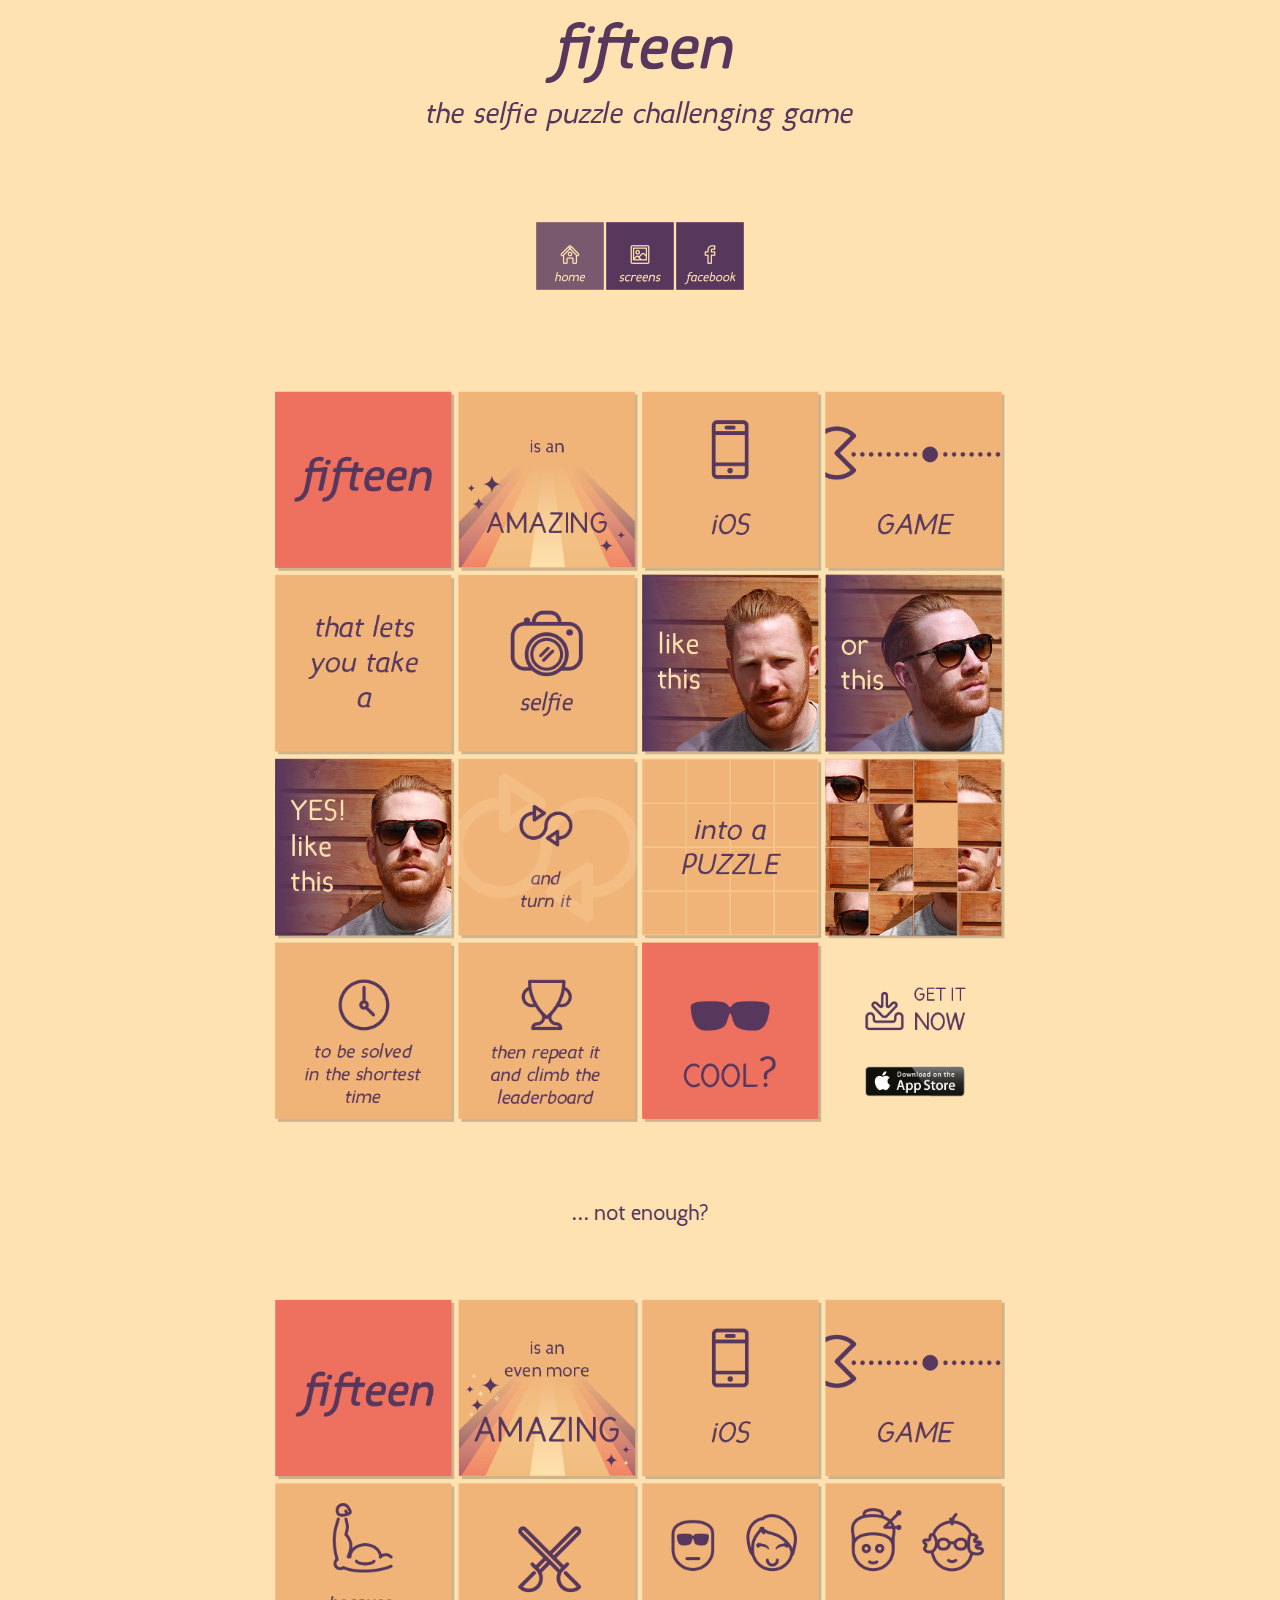
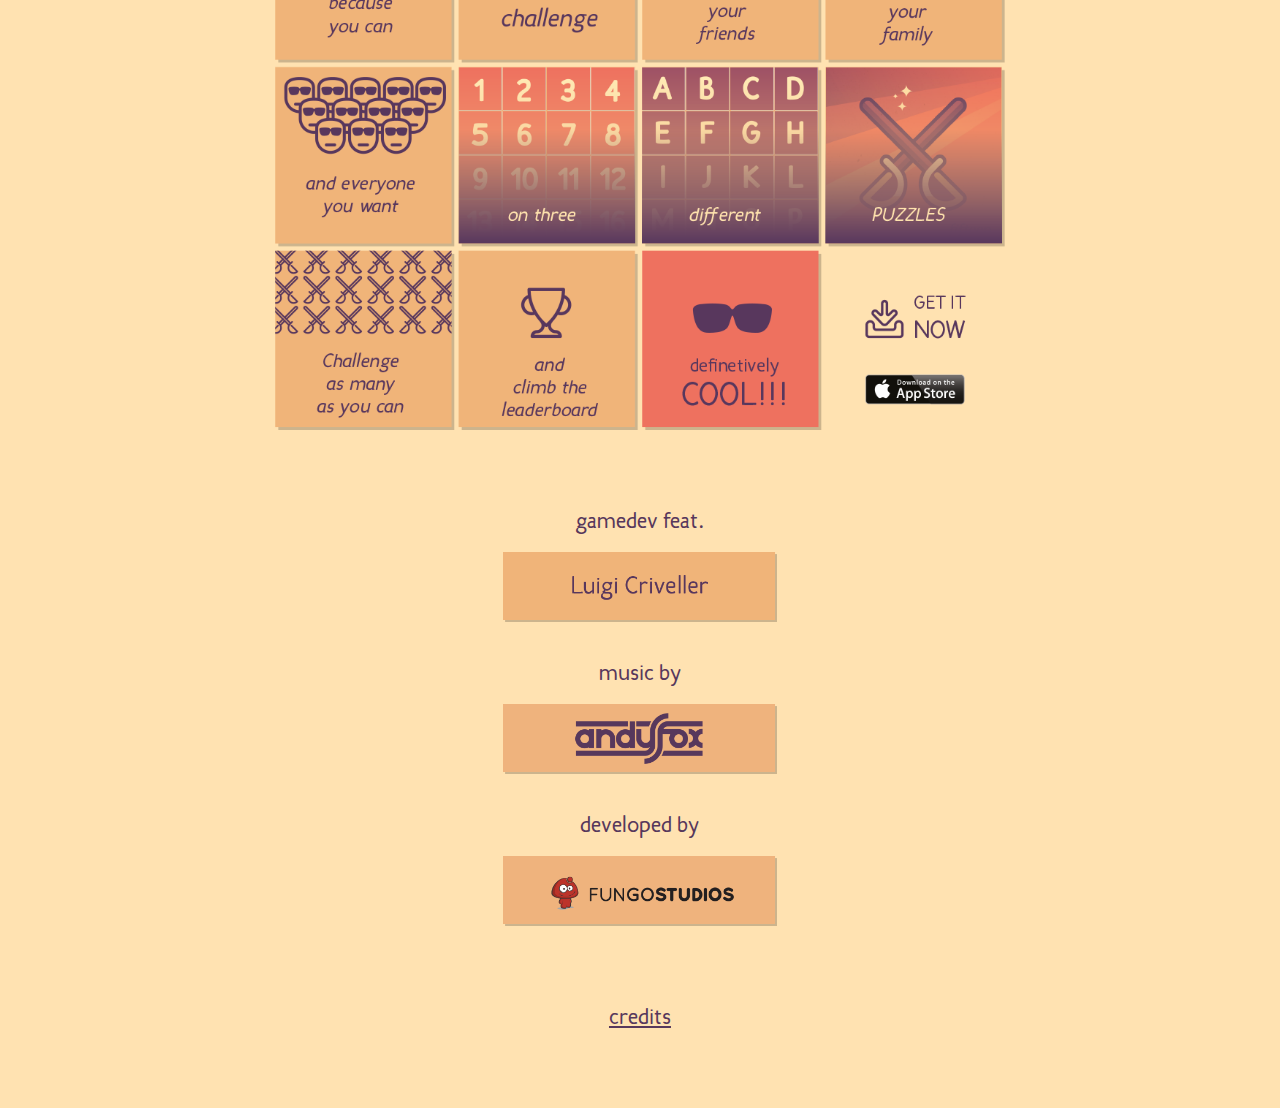
<file: fifteen/index.html>
<!DOCTYPE html>
<html>

    <!-- This code is only meant for previewing your Reflow design. -->

    <head>
	<link rel="stylesheet" href="boilerplate.css">
	<link rel="stylesheet" href="home.css">
    <link rel="stylesheet" href="fonts/stylesheet.css" type="text/css" charset="utf-8" />

	<meta charset="utf-8">
	<meta name="viewport" content="initial-scale = 1.0,maximum-scale = 1.0">
    </head>
    <body>

    <div id="primaryContainer" class="primaryContainer clearfix">
        <div id="Wrapper" class="clearfix">
            <div id="logo" class="clearfix">
                <img id="logo1" src="img/logo.png" class="image" />
            </div>
            <div id="menu" class="clearfix">
                <div id="box" class="clearfix">
                    <img id="home" src="img/home.png" class="image" />
                    <a href="screenshot.html">
                        <img id="screenshot" src="img/screenshot.png" class="image" />
                    </a>
                    <a href="http://www.facebook.com/FungoStudios" target="_blank">
                        <img id="facebook" src="img/facebook.png" class="image" />
                    </a>
                </div>
            </div>
            <div id="tablea" class="clearfix">
                <a href="https://itunes.apple.com/us/app/fifteen-selfie-puzzle-challenging/id890002153?ls=1&mt=8" target="_blank">
                    <img id="get_now_a" src="img/get_it_now.png" class="image" />
                </a>
                <img id="image" src="img/table_a.png" class="image" />
            </div>
            <p id="text">
            ... not enough&#x3f;
            </p>
            <div id="tableb" class="clearfix">
                <a href="https://itunes.apple.com/us/app/fifteen-selfie-puzzle-challenging/id890002153?ls=1&mt=8" target="_blank">
                    <img id="get_now_b" src="img/get_it_now.png" class="image" />
                </a>
                <img id="image1" src="img/table_b.png" class="image" />
            </div>
            <div id="footer" class="clearfix">
                <p id="text1">
                gamedev feat.
                </p>
                <img id="image2" src="img/gamedev.png" class="image" />
                <p id="text2">
                music by
                </p>
                <a href="http://www.facebook.com/djandyfox" target="_blank">
                    <img id="image3" src="img/andy_fox.png" class="image" />
                </a>
                <p id="text3">
                developed by
                </p>
                <a href="http://www.fungostudios.com" target="_blank">
                    <img id="image4" src="img/fungo.png" class="image" />
                </a>
                <a id="text4" href="credits.html">
                credits
                </a>
            </div>
        </div>
    </div>
    </body>
</html>
</file>
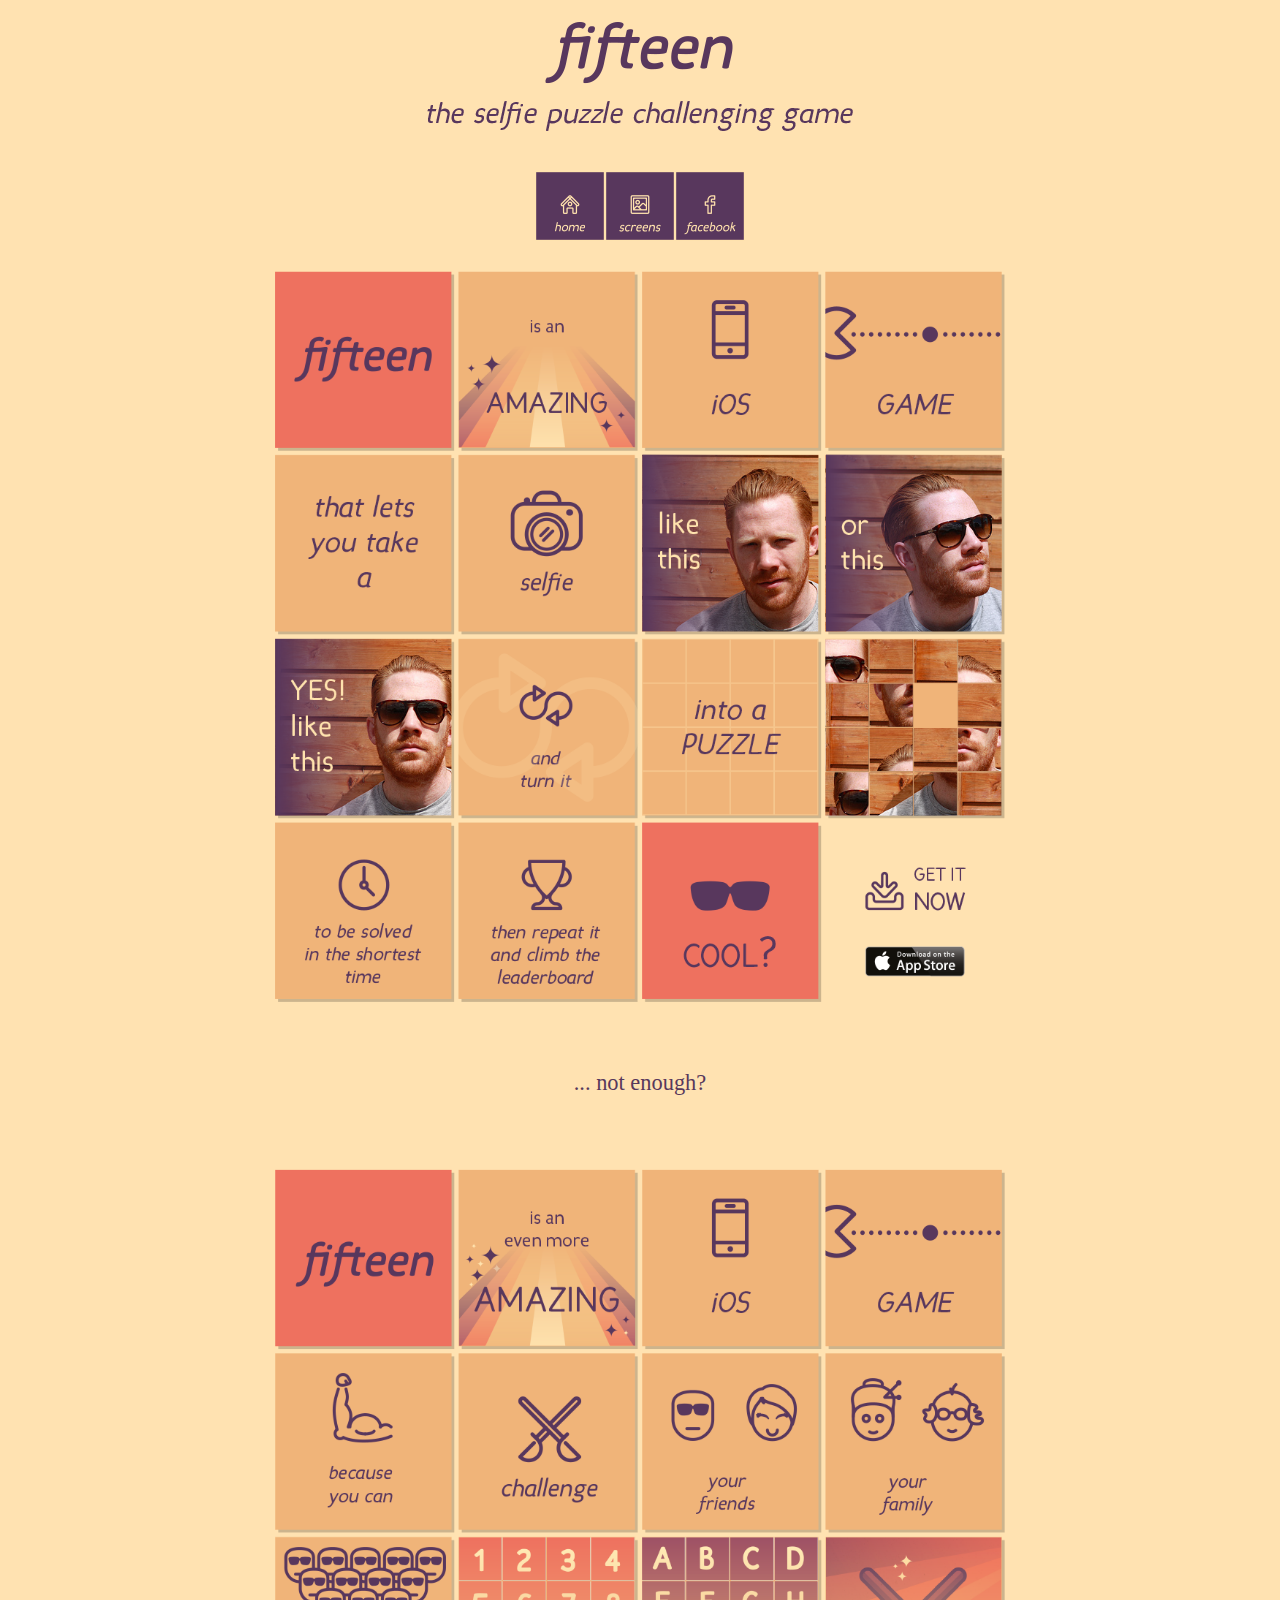
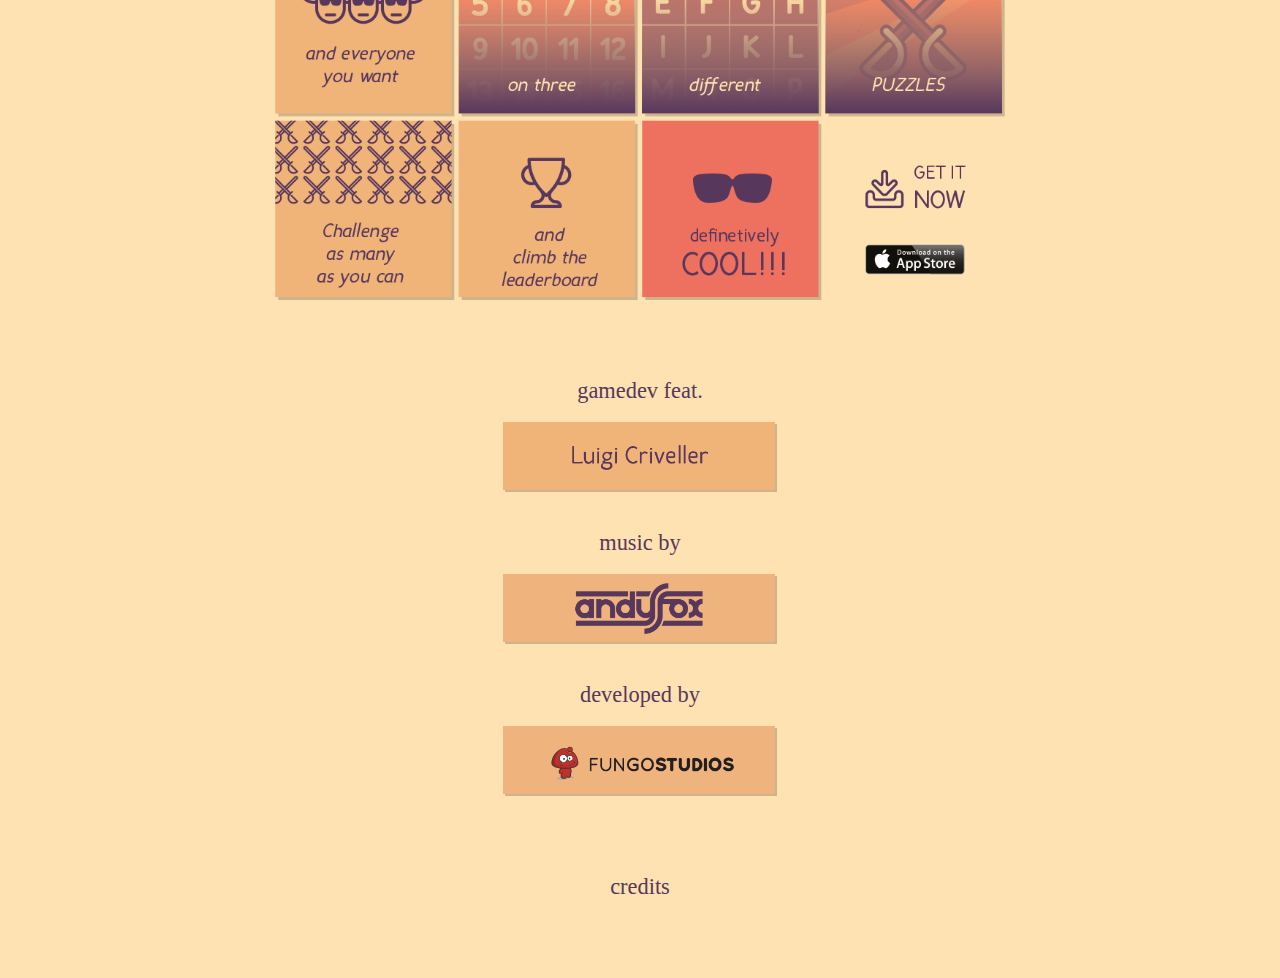
<file: fifteen/page.html>
<!DOCTYPE html>
<html>

    <!-- This code is only meant for previewing your Reflow design. -->

    <head>
	<link rel="stylesheet" href="boilerplate.css">
	<link rel="stylesheet" href="page.css">
	<meta charset="utf-8">
	<meta name="viewport" content="initial-scale = 1.0,maximum-scale = 1.0">
    </head>
    <body>

    <div id="primaryContainer" class="primaryContainer clearfix">
        <div id="Wrapper" class="clearfix">
            <div id="logo" class="clearfix">
                <img id="logo1" src="img/logo.png" class="image" />
            </div>
            <div id="menu" class="clearfix">
                <div id="box" class="clearfix">
                    <img id="home" src="img/home.png" class="image" />
                    <img id="screenshot" src="img/screenshot.png" class="image" />
                    <a href="http://www.facebook.com/FungoStudios" target="_blank">
                        <img id="facebook" src="img/facebook.png" class="image" />
                    </a>
                </div>
            </div>
            <div id="tablea" class="clearfix">
                <a href="http://www.apple.com/it" target="_blank">
                    <img id="get_now_a" src="img/get_it_now.png" class="image" />
                </a>
                <img id="image" src="img/table_a.png" class="image" />
            </div>
            <p id="text">
            ... not enough&#x3f;
            </p>
            <div id="tableb" class="clearfix">
                <a href="http://www.apple.com/it" target="_blank">
                    <img id="get_now_b" src="img/get_it_now.png" class="image" />
                </a>
                <img id="image1" src="img/table_b.png" class="image" />
            </div>
            <div id="footer" class="clearfix">
                <p id="text1">
                gamedev feat.
                </p>
                <img id="image2" src="img/gamedev.png" class="image" />
                <p id="text2">
                music by
                </p>
                <img id="image3" src="img/andy_fox.png" class="image" />
                <p id="text3">
                developed by
                </p>
                <a href="http://www.fungostudios.com" target="_blank">
                    <img id="image4" src="img/fungo.png" class="image" />
                </a>
                <p id="text4">
                credits
                </p>
            </div>
        </div>
    </div>
    </body>
</html>
</file>
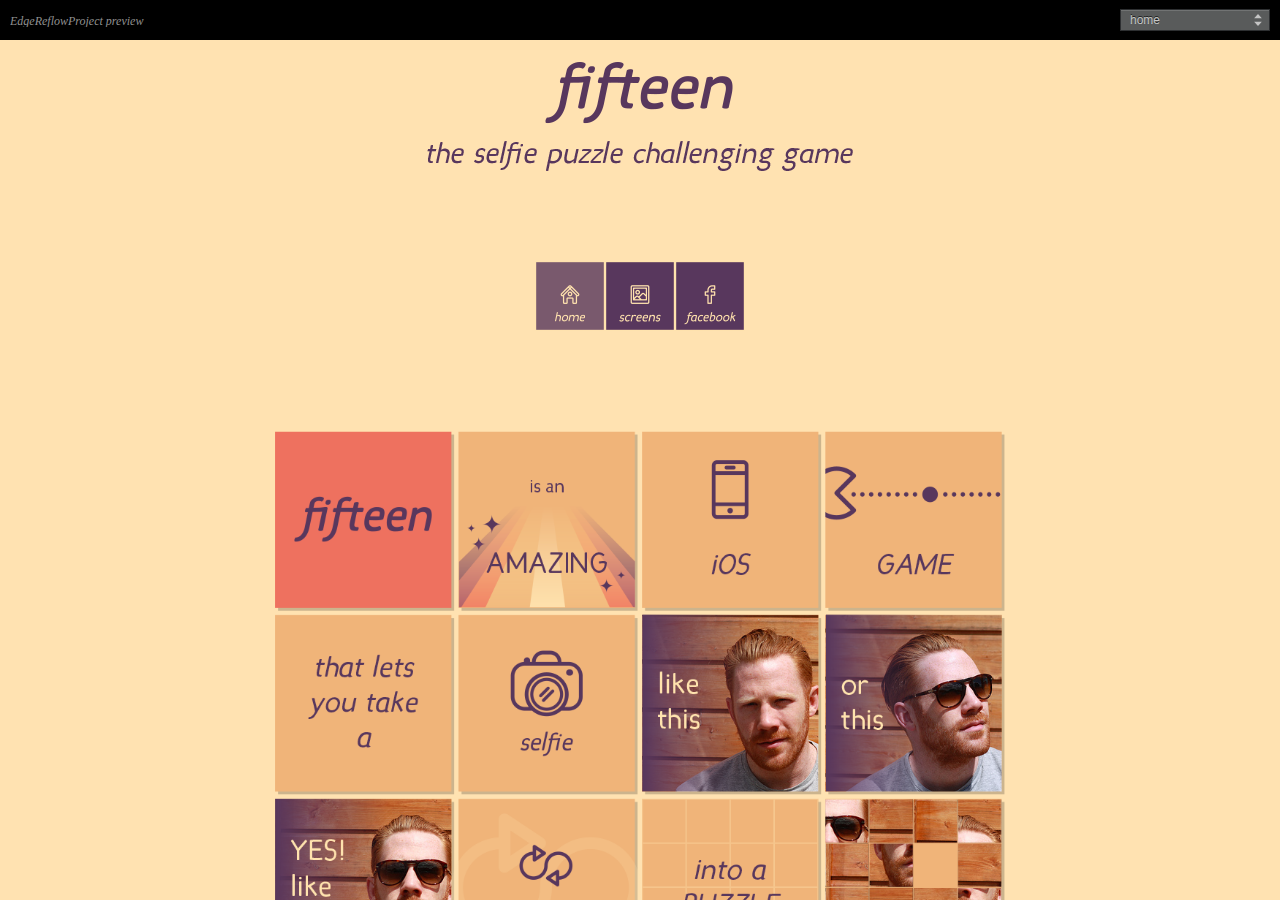
<file: fifteen/Project_Previewer.html>
<!DOCTYPE html>
<html>
    <!-- This code is only meant for previewing your Reflow design. -->
    <head>
	<link rel="stylesheet" href="boilerplate.css" />
    <script>
    /* Modernizr 2.6.2 (Custom Build) | MIT & BSD
 * Build: http://modernizr.com/download/#-prefixed-testprop-css_regions-load
 */
;window.Modernizr=function(a,b,c){function w(a){i.cssText=a}function x(a,b){return w(prefixes.join(a+";")+(b||""))}function y(a,b){return typeof a===b}function z(a,b){return!!~(""+a).indexOf(b)}function A(a,b){for(var d in a){var e=a[d];if(!z(e,"-")&&i[e]!==c)return b=="pfx"?e:!0}return!1}function B(a,b,d){for(var e in a){var f=b[a[e]];if(f!==c)return d===!1?a[e]:y(f,"function")?f.bind(d||b):f}return!1}function C(a,b,c){var d=a.charAt(0).toUpperCase()+a.slice(1),e=(a+" "+m.join(d+" ")+d).split(" ");return y(b,"string")||y(b,"undefined")?A(e,b):(e=(a+" "+n.join(d+" ")+d).split(" "),B(e,b,c))}var d="2.6.2",e={},f=b.documentElement,g="modernizr",h=b.createElement(g),i=h.style,j,k={}.toString,l="Webkit Moz O ms",m=l.split(" "),n=l.toLowerCase().split(" "),o={},p={},q={},r=[],s=r.slice,t,u={}.hasOwnProperty,v;!y(u,"undefined")&&!y(u.call,"undefined")?v=function(a,b){return u.call(a,b)}:v=function(a,b){return b in a&&y(a.constructor.prototype[b],"undefined")},Function.prototype.bind||(Function.prototype.bind=function(b){var c=this;if(typeof c!="function")throw new TypeError;var d=s.call(arguments,1),e=function(){if(this instanceof e){var a=function(){};a.prototype=c.prototype;var f=new a,g=c.apply(f,d.concat(s.call(arguments)));return Object(g)===g?g:f}return c.apply(b,d.concat(s.call(arguments)))};return e});for(var D in o)v(o,D)&&(t=D.toLowerCase(),e[t]=o[D](),r.push((e[t]?"":"no-")+t));return e.addTest=function(a,b){if(typeof a=="object")for(var d in a)v(a,d)&&e.addTest(d,a[d]);else{a=a.toLowerCase();if(e[a]!==c)return e;b=typeof b=="function"?b():b,typeof enableClasses!="undefined"&&enableClasses&&(f.className+=" "+(b?"":"no-")+a),e[a]=b}return e},w(""),h=j=null,e._version=d,e._domPrefixes=n,e._cssomPrefixes=m,e.testProp=function(a){return A([a])},e.testAllProps=C,e.prefixed=function(a,b,c){return b?C(a,b,c):C(a,"pfx")},e}(this,this.document),function(a,b,c){function d(a){return"[object Function]"==o.call(a)}function e(a){return"string"==typeof a}function f(){}function g(a){return!a||"loaded"==a||"complete"==a||"uninitialized"==a}function h(){var a=p.shift();q=1,a?a.t?m(function(){("c"==a.t?B.injectCss:B.injectJs)(a.s,0,a.a,a.x,a.e,1)},0):(a(),h()):q=0}function i(a,c,d,e,f,i,j){function k(b){if(!o&&g(l.readyState)&&(u.r=o=1,!q&&h(),l.onload=l.onreadystatechange=null,b)){"img"!=a&&m(function(){t.removeChild(l)},50);for(var d in y[c])y[c].hasOwnProperty(d)&&y[c][d].onload()}}var j=j||B.errorTimeout,l=b.createElement(a),o=0,r=0,u={t:d,s:c,e:f,a:i,x:j};1===y[c]&&(r=1,y[c]=[]),"object"==a?l.data=c:(l.src=c,l.type=a),l.width=l.height="0",l.onerror=l.onload=l.onreadystatechange=function(){k.call(this,r)},p.splice(e,0,u),"img"!=a&&(r||2===y[c]?(t.insertBefore(l,s?null:n),m(k,j)):y[c].push(l))}function j(a,b,c,d,f){return q=0,b=b||"j",e(a)?i("c"==b?v:u,a,b,this.i++,c,d,f):(p.splice(this.i++,0,a),1==p.length&&h()),this}function k(){var a=B;return a.loader={load:j,i:0},a}var l=b.documentElement,m=a.setTimeout,n=b.getElementsByTagName("script")[0],o={}.toString,p=[],q=0,r="MozAppearance"in l.style,s=r&&!!b.createRange().compareNode,t=s?l:n.parentNode,l=a.opera&&"[object Opera]"==o.call(a.opera),l=!!b.attachEvent&&!l,u=r?"object":l?"script":"img",v=l?"script":u,w=Array.isArray||function(a){return"[object Array]"==o.call(a)},x=[],y={},z={timeout:function(a,b){return b.length&&(a.timeout=b[0]),a}},A,B;B=function(a){function b(a){var a=a.split("!"),b=x.length,c=a.pop(),d=a.length,c={url:c,origUrl:c,prefixes:a},e,f,g;for(f=0;f<d;f++)g=a[f].split("="),(e=z[g.shift()])&&(c=e(c,g));for(f=0;f<b;f++)c=x[f](c);return c}function g(a,e,f,g,h){var i=b(a),j=i.autoCallback;i.url.split(".").pop().split("?").shift(),i.bypass||(e&&(e=d(e)?e:e[a]||e[g]||e[a.split("/").pop().split("?")[0]]),i.instead?i.instead(a,e,f,g,h):(y[i.url]?i.noexec=!0:y[i.url]=1,f.load(i.url,i.forceCSS||!i.forceJS&&"css"==i.url.split(".").pop().split("?").shift()?"c":c,i.noexec,i.attrs,i.timeout),(d(e)||d(j))&&f.load(function(){k(),e&&e(i.origUrl,h,g),j&&j(i.origUrl,h,g),y[i.url]=2})))}function h(a,b){function c(a,c){if(a){if(e(a))c||(j=function(){var a=[].slice.call(arguments);k.apply(this,a),l()}),g(a,j,b,0,h);else if(Object(a)===a)for(n in m=function(){var b=0,c;for(c in a)a.hasOwnProperty(c)&&b++;return b}(),a)a.hasOwnProperty(n)&&(!c&&!--m&&(d(j)?j=function(){var a=[].slice.call(arguments);k.apply(this,a),l()}:j[n]=function(a){return function(){var b=[].slice.call(arguments);a&&a.apply(this,b),l()}}(k[n])),g(a[n],j,b,n,h))}else!c&&l()}var h=!!a.test,i=a.load||a.both,j=a.callback||f,k=j,l=a.complete||f,m,n;c(h?a.yep:a.nope,!!i),i&&c(i)}var i,j,l=this.yepnope.loader;if(e(a))g(a,0,l,0);else if(w(a))for(i=0;i<a.length;i++)j=a[i],e(j)?g(j,0,l,0):w(j)?B(j):Object(j)===j&&h(j,l);else Object(a)===a&&h(a,l)},B.addPrefix=function(a,b){z[a]=b},B.addFilter=function(a){x.push(a)},B.errorTimeout=1e4,null==b.readyState&&b.addEventListener&&(b.readyState="loading",b.addEventListener("DOMContentLoaded",A=function(){b.removeEventListener("DOMContentLoaded",A,0),b.readyState="complete"},0)),a.yepnope=k(),a.yepnope.executeStack=h,a.yepnope.injectJs=function(a,c,d,e,i,j){var k=b.createElement("script"),l,o,e=e||B.errorTimeout;k.src=a;for(o in d)k.setAttribute(o,d[o]);c=j?h:c||f,k.onreadystatechange=k.onload=function(){!l&&g(k.readyState)&&(l=1,c(),k.onload=k.onreadystatechange=null)},m(function(){l||(l=1,c(1))},e),i?k.onload():n.parentNode.insertBefore(k,n)},a.yepnope.injectCss=function(a,c,d,e,g,i){var e=b.createElement("link"),j,c=i?h:c||f;e.href=a,e.rel="stylesheet",e.type="text/css";for(j in d)e.setAttribute(j,d[j]);g||(n.parentNode.insertBefore(e,n),m(c,0))}}(this,document),Modernizr.load=function(){yepnope.apply(window,[].slice.call(arguments,0))},Modernizr.addTest("regions",function(){var a=Modernizr.prefixed("flowFrom"),b=Modernizr.prefixed("flowInto");if(!a||!b)return!1;var c=document.createElement("div"),d=document.createElement("div"),e=document.createElement("div"),f="modernizr_flow_for_regions_check";d.innerText="M",c.style.cssText="top: 150px; left: 150px; padding: 0px;",e.style.cssText="width: 50px; height: 50px; padding: 42px;",e.style[a]=f,c.appendChild(d),c.appendChild(e),document.documentElement.appendChild(c);var g,h,i=d.getBoundingClientRect();return d.style[b]=f,g=d.getBoundingClientRect(),h=g.left-i.left,document.documentElement.removeChild(c),d=e=c=undefined,Math.round(h)==42});
    </script>
    <style type="text/css">
        body {
            position: relative;
            font-family: source-sans-pro;
            font-size: 12px;
        }

        .header {
            float: left;
            height: 40px;
            margin-left: 0%;
            margin-top: 0px;
            clear: none;
            width: 100%;
            background-color: black;
        }

        .title {
            float: left;
            width: auto;
            height: auto;
            text-align: left;
            font-weight: normal;
            line-height: 1em;
            word-wrap: break-word;
            clear: none;
            min-height: 11px;
            color: rgb(144, 144, 144);
            font-style: italic;
            position: absolute;
            top: 15px;
            left: 10px;
            right: 165px;
            overflow:hidden;
            text-overflow: ellipsis;
            white-space: nowrap;
        }

        #pages {
            float: right;
            width: 150px;
            max-width: 150px;
            text-overflow: ellipsis;
            overflow: hidden;
            height: auto;
            margin-top: 9px;
            margin-right: 10px;
            clear: none;
            padding: 3px 18px 3px 9px;
            color: #c5c7c7;
            background: transparent no-repeat url([data-uri]);
            background-position-y: 4px;
            background-position-x: right;
            background-position: right 5px center;
            background-color: #595b5b;
            background-size: 12px 12px;
            box-shadow: inset 0 1px 0 rgba(255,255,255,0.15);
            text-shadow: 0 -1px 0 rgba(0,0,0,0.69);
            border-style: none;
            outline: none;
            border: 1px solid #2d2f31;
            -webkit-appearance: none;
        }

        #primaryContainer {
            position: absolute;
            display: block;
            width: 100%;
            top: 40px;
            bottom: 0px;
        }

        #contentFrame {
            position: relative;
            display: block;
            width: 100%;
            height: 100%;
            border: none;
        }
        
        #disclaimerTag {
            text-align: center;
            padding: 10px;
            border: 1px solid black;
        }
        
        #disclaimerTag ~ .header {
          margin-top: 0px;
        }
        
        #disclaimerTag ~ .header .title {
          top: 48px;
        }
        
        #disclaimerTag ~ #primaryContainer {
          top: 76px;
        }
        
        #disclaimerTag.relaunchChrome ~ .header .title {
          top: 67px;
        }
        
        #disclaimerTag.relaunchChrome ~ #primaryContainer {
          top: 95px;
        }


    </style>
	<meta charset="utf-8">
	<meta name="viewport" content="initial-scale = 1.0,maximum-scale = 1.0" />
	<script>var __adobewebfontsappname__ = "reflow"</script>
	<script src="http://use.edgefonts.net/source-sans-pro:n4,n9,n7,i7,i4,n3,i3,n6,i6,i9,n2,i2:all.js"></script>
    </head>
    <body>
    <script type="text/javascript">
        var is_chrome = navigator.userAgent.toLowerCase().indexOf('chrome') > -1,
            is_safari = navigator.userAgent.toLowerCase().indexOf('safari') > -1,
            has_regions = Modernizr.regions,
            regions_enabled_in_reflow = !!false,
            reflow_preview_server_url = "http://localhost:8008/Project_Previewer.html",
            is_previewing_in_reflow = (reflow_preview_server_url === window.location.href);
            
        var pageNames = [
        
            "home", 
            "screenshot", 
            "credits"
        ];
        
        if (regions_enabled_in_reflow && is_previewing_in_reflow && is_chrome && !has_regions) {
            document.write("<p id='disclaimerTag' class='relaunchChrome'>To preview CSS Regions in Chrome, Reflow needs to restart Chrome with experimental web platform features turned on. When you’re done previewing, please quit Chrome to turn off these features. <button id='relaunchChrome'>Relaunch Now</button></p>");
        } else if (!is_chrome && !is_safari) {
            document.write("<p id='disclaimerTag'>Preview HTML generated by Reflow is meant to be viewed in Google Chrome and may not display correctly in other browsers.</p>");
        } else if (!has_regions && regions_enabled_in_reflow) {
            document.write("<p id='disclaimerTag'>CSS Regions are not supported when previewing in this browser</p>");
        }

        var gotoPage = function (index) {
            var page = pageNames[index] + ".html";
            document.getElementById("contentFrame").src = page;
        };

        var onPageSelect = function (event) {
            gotoPage(document.getElementById("pages").selectedIndex);
        };
        
        var onFrameLoad = function (event) {
            try {
                var pages = document.getElementById("pages"),
                    path = document.getElementById("contentFrame").contentWindow.location.pathname,
                    src = decodeURI(path).replace(/\//g, ""),
                    i = 0;
                for (i = 0; i < pageNames.length; i++) {
                    if (src === pageNames[i] + ".html") {
                        pages.selectedIndex = i;
                        break;
                    }
                }
            } catch (e) {
            }
        };
        
        var relaunchChrome = function () {
            var previewId = "reflow-8652d20c-f6c7-b011-14bd-d71ac719a5eb",
                url = window.location.origin + "/reflow?command=relaunch.preview.chrome_experimental&previewID=" + previewId,
                request = new XMLHttpRequest();
            
            request.open("POST", url);
            request.send();
        };

        window.onload = function () {
            gotoPage(0);
            document.getElementById("pages").onchange = onPageSelect;
            document.getElementById("contentFrame").onload = onFrameLoad;
            var relaunchChromeEl = document.getElementById("relaunchChrome");
            if (relaunchChromeEl) {
                relaunchChromeEl.addEventListener("click", relaunchChrome, false);
            }
        };

    </script>
    <div class='header clearfix'>
       <p class='title'>EdgeReflowProject preview</p>
       <select id="pages">
           
           <option>home</option>
           
           <option>screenshot</option>
           
           <option>credits</option>
           
       </select>
    </div>
    <div id="primaryContainer">
        <iframe id="contentFrame"></iframe>
    </div>
    </body>
</html>
</file>
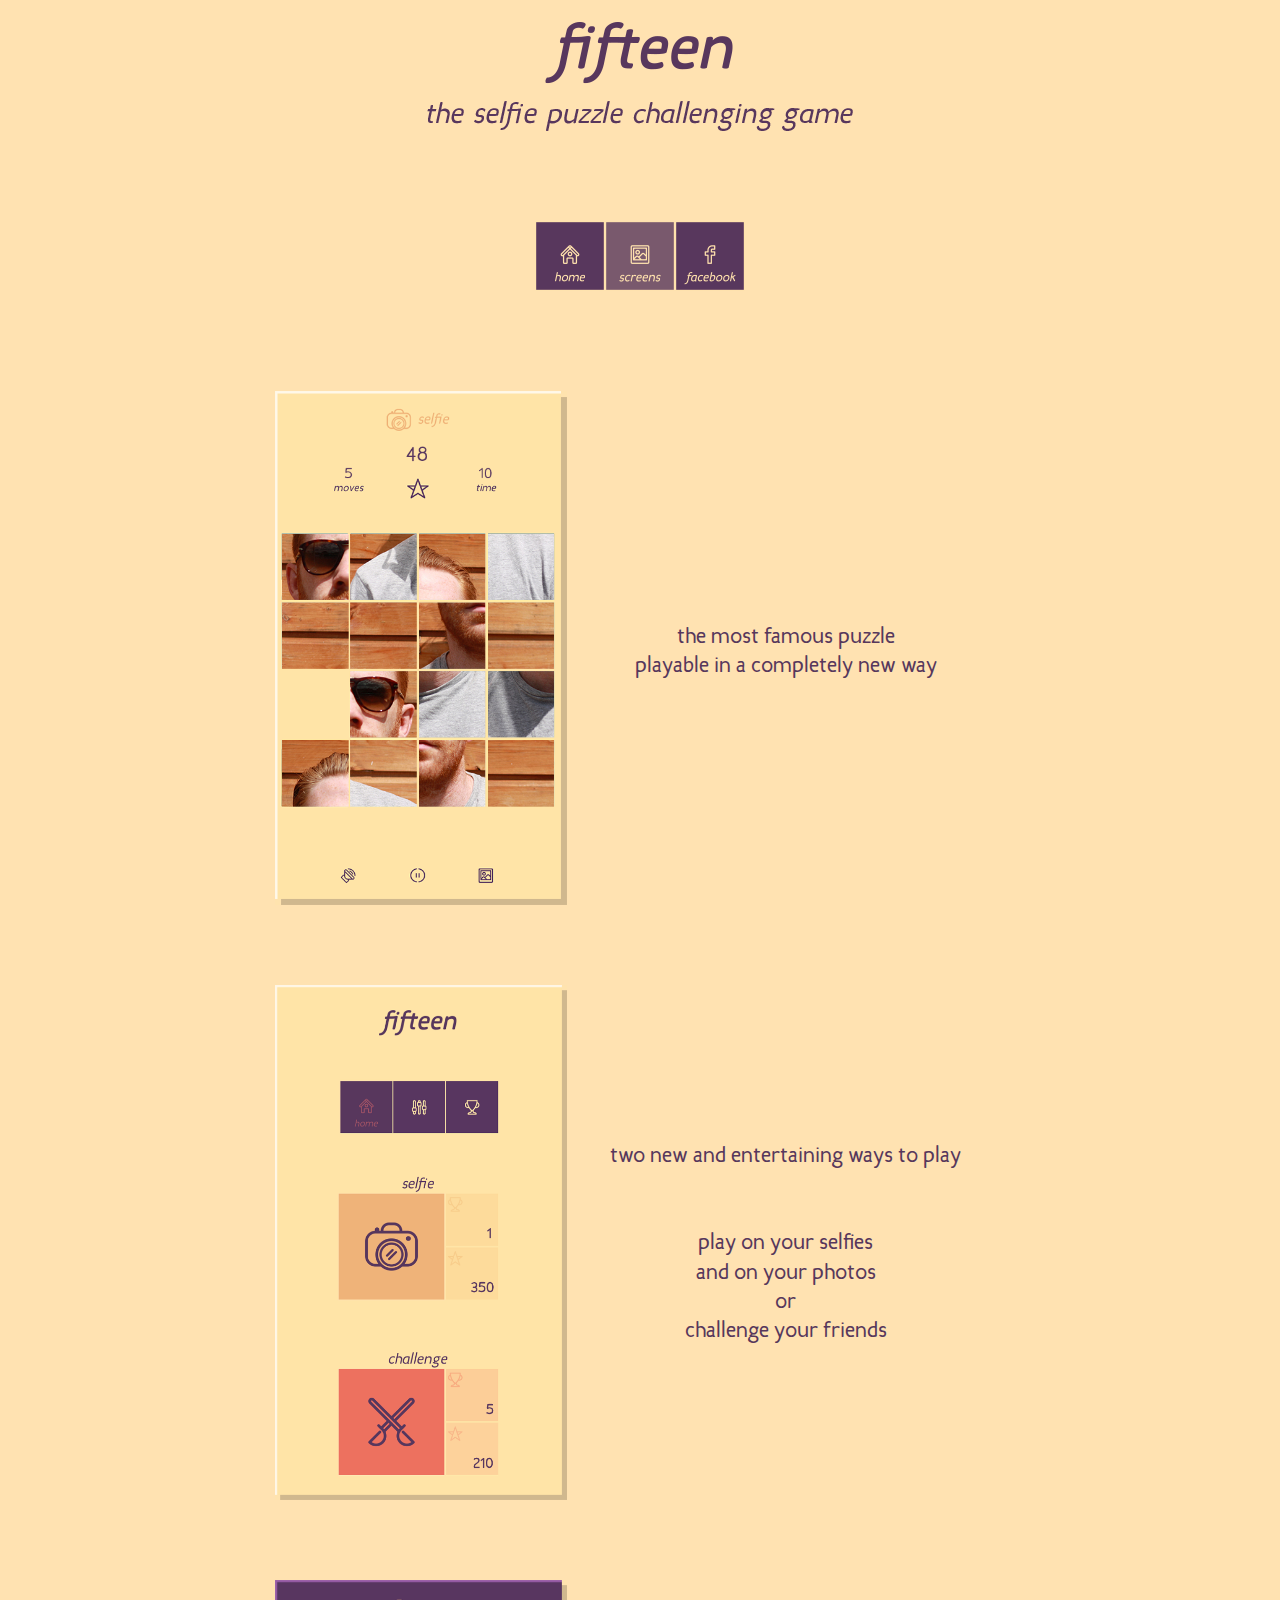
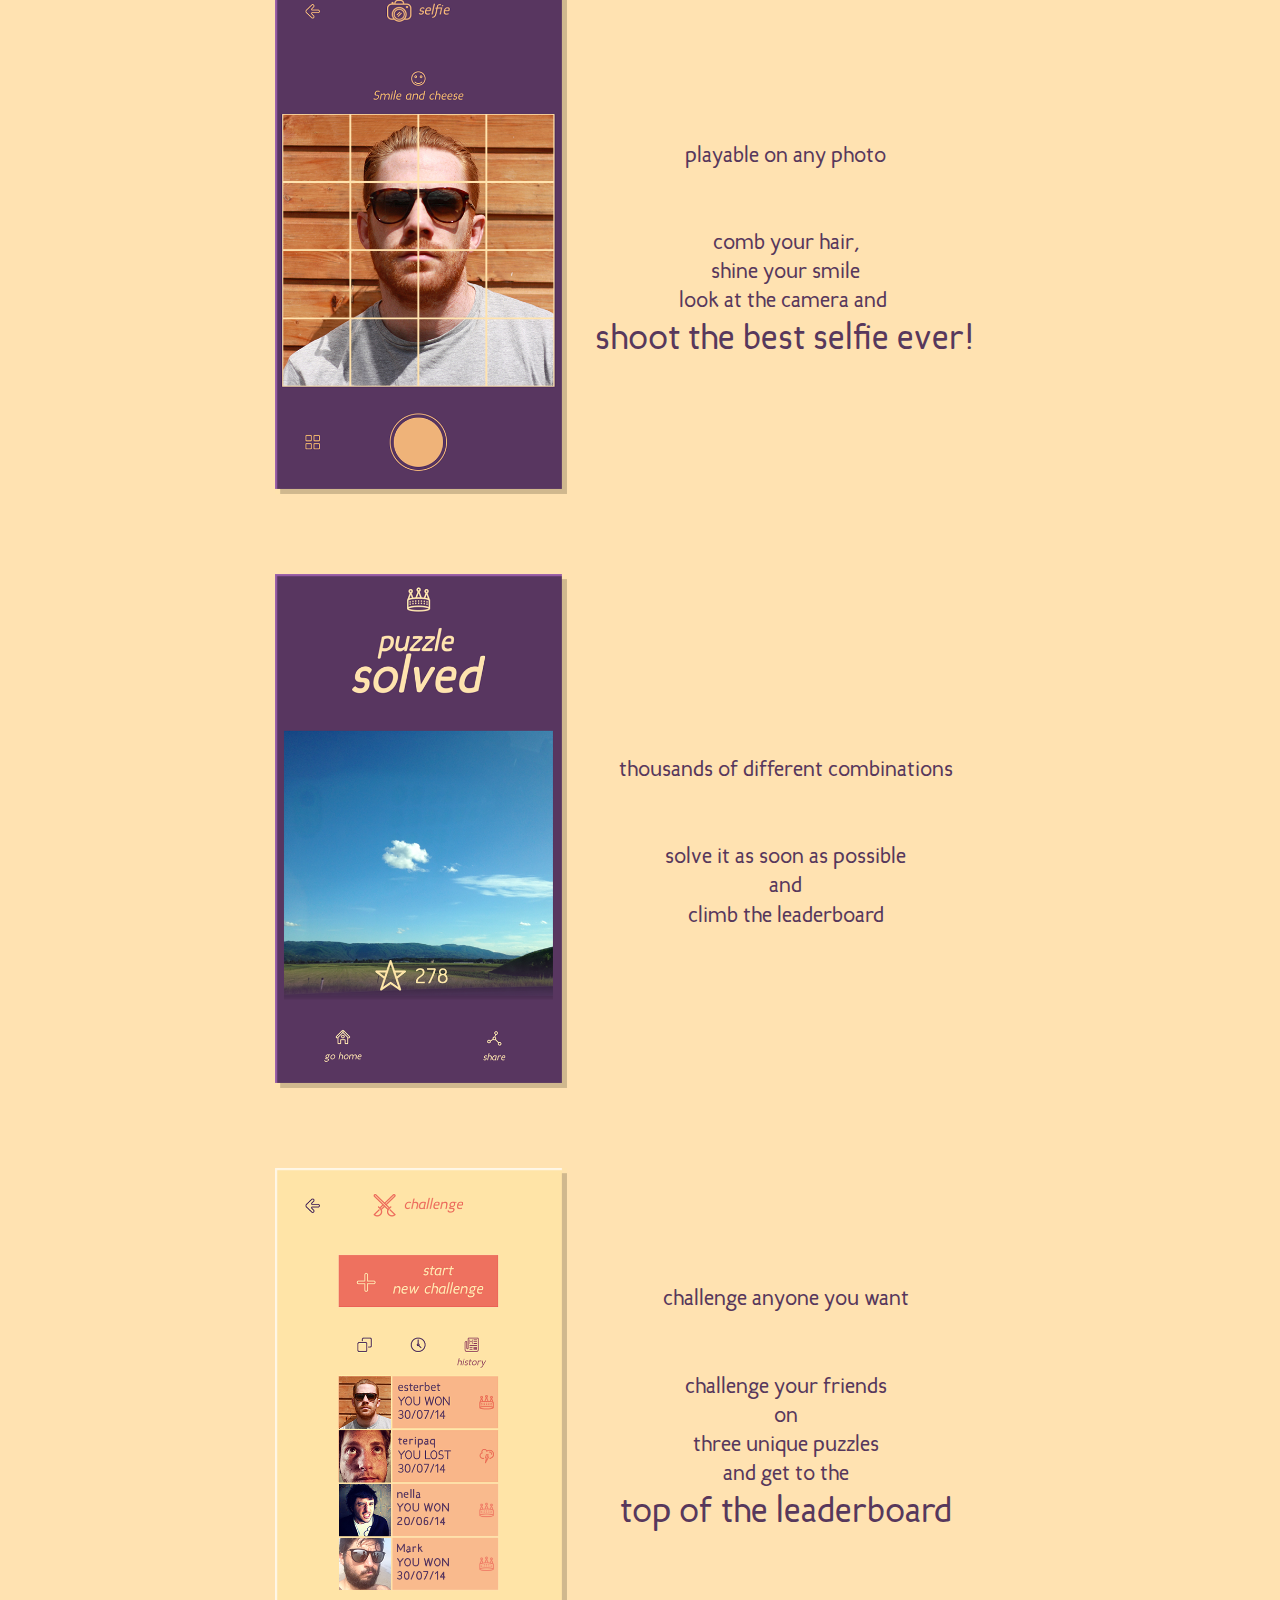
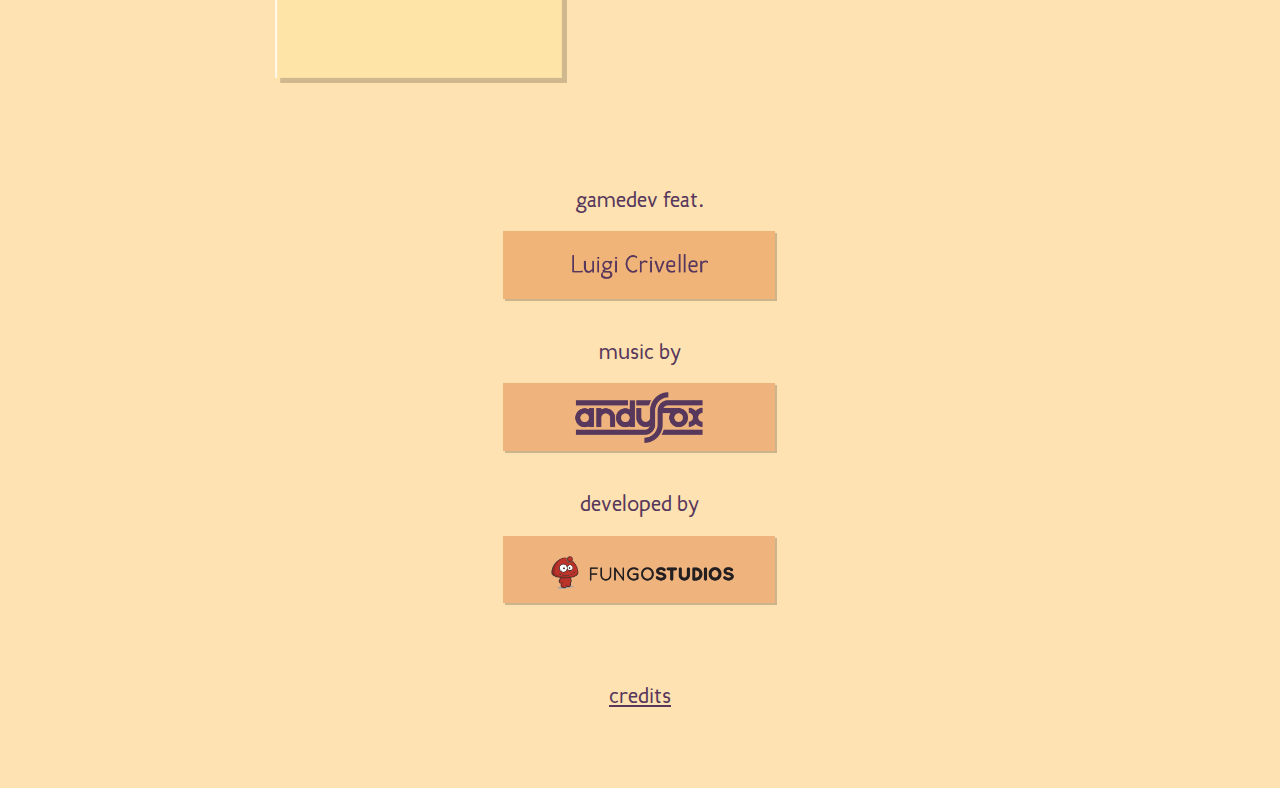
<file: fifteen/screenshot.html>
<!DOCTYPE html>
<html>

    <!-- This code is only meant for previewing your Reflow design. -->

    <head>
	<link rel="stylesheet" href="boilerplate.css">
	<link rel="stylesheet" href="screenshot.css">
	<meta charset="utf-8">
	<meta name="viewport" content="initial-scale = 1.0,maximum-scale = 1.0">
    </head>
    <body>

    <div id="primaryContainer" class="primaryContainer clearfix">
        <div id="Wrapper" class="clearfix">
            <div id="logo" class="clearfix">
                <img id="logo1" src="img/logo.png" class="image" />
            </div>
            <div id="menu" class="clearfix">
                <div id="box" class="clearfix">
                    <a href="index.html">
                        <img id="home" src="img/home.png" class="image" />
                    </a>
                    <img id="screenshot" src="img/screenshot.png" class="image" />
                    <a href="http://www.facebook.com/FungoStudios" target="_blank">
                        <img id="facebook" src="img/facebook.png" class="image" />
                    </a>
                </div>
            </div>
            <div id="_1" class="clearfix">
                <img id="screen_1" src="img/screen_1.png" class="image" />
                <p id="challenge_anyone_you_want">
                the most famous puzzle<br />playable in a completely new way<br />
                </p>
            </div>
            <div id="_2" class="clearfix">
                <img id="image" src="img/screen_2.png" class="image" />
                <p id="challenge_anyone_you_want1">
                two new and entertaining ways to play<br /><br /><br />play on your selfies<br />and on your photos <br />or<br />challenge your friends<br />
                </p>
            </div>
            <div id="_3" class="clearfix">
                <img id="image1" src="img/screen_3.png" class="image" />
                <p id="challenge_anyone_you_want2">
                playable on any photo<br /><br /><br />comb your hair,<br />shine your smile<br />look at the camera and&nbsp;<br /><span id="textspan">shoot the best selfie ever&#x21;</span><br />
                </p>
            </div>
            <div id="_4" class="clearfix">
                <img id="image2" src="img/screen_4.png" class="image" />
                <p id="challenge_anyone_you_want3">
                thousands of different combinations<br /><br /><br />solve it as soon as possible<br />and<br />climb the leaderboard<br />
                </p>
            </div>
            <div id="_5" class="clearfix">
                <img id="image3" src="img/screen_5.png" class="image" />
                <p id="challenge_anyone_you_want4">
                challenge anyone you want<br /><br /><br />challenge your friends<br />on<br />three unique puzzles<br />and get to the <br /><span id="textspan1">top of the leaderboard</span><br />
                </p>
            </div>
            <div id="footer" class="clearfix">
                <p id="text">
                gamedev feat.
                </p>
                <img id="image4" src="img/gamedev.png" class="image" />
                <p id="text1">
                music by
                </p>
                <a href="http://www.facebook.com/djandyfox" target="_blank">
                    <img id="image5" src="img/andy_fox.png" class="image" />
                </a>
                <p id="text2">
                developed by
                </p>
                <a href="http://www.fungostudios.com" target="_blank">
                    <img id="image6" src="img/fungo.png" class="image" />
                </a>
                <a id="text3" href="credits.html">
                credits
                </a>
            </div>
        </div>
    </div>
    </body>
</html>
</file>
<file: fifteen/boilerplate.css>
/*
 * HTML5 ✰ Boilerplate
 *
 * What follows is the result of much research on cross-browser styling.
 * Credit left inline and big thanks to Nicolas Gallagher, Jonathan Neal,
 * Kroc Camen, and the H5BP dev community and team.
 *
 * Detailed information about this CSS: h5bp.com/css
 *
 * ==|== normalize ==========================================================
 */


/* =============================================================================
   HTML5 display definitions
   ========================================================================== */

article, aside, details, figcaption, figure, footer, header, hgroup, nav, section { display: block; }
audio, canvas, video { display: inline-block; *display: inline; *zoom: 1; }
audio:not([controls]) { display: none; }
[hidden] { display: none; }


/* =============================================================================
   Base
   ========================================================================== */

/*
 * 1. Correct text resizing oddly in IE6/7 when body font-size is set using em units
 * 2. Force vertical scrollbar in non-IE
 * 3. Prevent iOS text size adjust on device orientation change, without disabling user zoom: h5bp.com/g
 */

html { font-size: 100%; overflow-y: scroll; -webkit-text-size-adjust: 100%; -ms-text-size-adjust: 100%; }

body { margin: 0; font-size: 100%; line-height: 1.231; }

body, button, input, select, textarea { font-family: helvetica, arial,"lucida grande", verdana, "メイリオ", "ＭＳ Ｐゴシック", sans-serif; color: #222; }
/*
 * Remove text-shadow in selection highlight: h5bp.com/i
 * These selection declarations have to be separate
 * Also: hot pink! (or customize the background color to match your design)
 */

::selection { text-shadow: none; background-color: highlight; color: highlighttext; }


/* =============================================================================
   Links
   ========================================================================== */

a { color: #00e; }
a:visited { color: #551a8b; }
a:hover { color: #06e; }
a:focus { outline: thin dotted; }

/* Improve readability when focused and hovered in all browsers: h5bp.com/h */
a:hover, a:active { outline: 0; }


/* =============================================================================
   Typography
   ========================================================================== */

abbr[title] { border-bottom: 1px dotted; }

b, strong { font-weight: bold; }

blockquote { margin: 1em 40px; }

dfn { font-style: italic; }

hr { display: block; height: 1px; border: 0; border-top: 1px solid #ccc; margin: 1em 0; padding: 0; }

ins { background: #ff9; color: #000; text-decoration: none; }

mark { background: #ff0; color: #000; font-style: italic; font-weight: bold; }

/* Redeclare monospace font family: h5bp.com/j */
pre, code, kbd, samp { font-family: monospace, serif; _font-family: 'courier new', monospace; font-size: 1em; }

/* Improve readability of pre-formatted text in all browsers */
pre { white-space: pre; white-space: pre-wrap; word-wrap: break-word; }

q { quotes: none; }
q:before, q:after { content: ""; content: none; }

small { font-size: 85%; }

/* Position subscript and superscript content without affecting line-height: h5bp.com/k */
sub, sup { font-size: 75%; line-height: 0; position: relative; vertical-align: baseline; }
sup { top: -0.5em; }
sub { bottom: -0.25em; }


/* =============================================================================
   Lists
   ========================================================================== */

ul, ol { margin: 1em 0; padding: 0 0 0 40px; }
dd { margin: 0 0 0 40px; }
nav ul, nav ol { list-style: none; list-style-image: none; margin: 0; padding: 0; }


/* =============================================================================
   Embedded content
   ========================================================================== */

/*
 * 1. Improve image quality when scaled in IE7: h5bp.com/d
 * 2. Remove the gap between images and borders on image containers: h5bp.com/e
 */

img { border: 0; -ms-interpolation-mode: bicubic; vertical-align: middle; }

/*
 * Correct overflow not hidden in IE9
 */

svg:not(:root) { overflow: hidden; }


/* =============================================================================
   Figures
   ========================================================================== */

figure { margin: 0; }


/* =============================================================================
   Forms
   ========================================================================== */

form { margin: 0; }
fieldset { border: 0; margin: 0; padding: 0; }

/* Indicate that 'label' will shift focus to the associated form element */
label { cursor: pointer; }

/*
 * 1. Correct color not inheriting in IE6/7/8/9
 * 2. Correct alignment displayed oddly in IE6/7
 */

legend { border: 0; *margin-left: -7px; padding: 0; }

/*
 * 1. Correct font-size not inheriting in all browsers
 * 2. Remove margins in FF3/4 S5 Chrome
 * 3. Define consistent vertical alignment display in all browsers
 */

button, input, select, textarea { font-size: 100%; margin: 0; vertical-align: baseline; *vertical-align: middle; }

/*
 * 1. Define line-height as normal to match FF3/4 (set using !important in the UA stylesheet)
 */

button, input { line-height: normal; }

/*
 * 1. Display hand cursor for clickable form elements
 * 2. Allow styling of clickable form elements in iOS
 * 3. Correct inner spacing displayed oddly in IE7 (doesn't effect IE6)
 */

button, input[type="button"], input[type="reset"], input[type="submit"] { cursor: pointer; -webkit-appearance: button; *overflow: visible; }

/*
 * Consistent box sizing and appearance
 */

input[type="checkbox"], input[type="radio"] { box-sizing: border-box; padding: 0; }
input[type="search"] { -webkit-appearance: textfield; -moz-box-sizing: content-box; -webkit-box-sizing: content-box; box-sizing: content-box; }
input[type="search"]::-webkit-search-decoration { -webkit-appearance: none; }

/*
 * Remove inner padding and border in FF3/4: h5bp.com/l
 */

button::-moz-focus-inner, input::-moz-focus-inner { border: 0; padding: 0; }

/*
 * 1. Remove default vertical scrollbar in IE6/7/8/9
 * 2. Allow only vertical resizing
 */

textarea { overflow: auto; vertical-align: top; resize: vertical; }

/* Colors for form validity */
input:valid, textarea:valid {  }
input:invalid, textarea:invalid { background-color: #f0dddd; }


/* =============================================================================
   Tables
   ========================================================================== */

table { border-collapse: collapse; border-spacing: 0; }
td { vertical-align: top; }


/* ==|== primary styles =====================================================
   Author:
   ========================================================================== */

/* ==|== media queries ======================================================
   PLACEHOLDER Media Queries for Responsive Design.
   These override the primary ('mobile first') styles
   Modify as content requires.
   ========================================================================== */

@media only screen and (min-width: 480px) {
  /* Style adjustments for viewports 480px and over go here */

}

@media only screen and (min-width: 768px) {
  /* Style adjustments for viewports 768px and over go here */

}



/* ==|== non-semantic helper classes ========================================
   Please define your styles before this section.
   ========================================================================== */

/* For image replacement */
.ir { display: block; border: 0; text-indent: -999em; overflow: hidden; background-color: transparent; background-repeat: no-repeat; text-align: left; direction: ltr; }
.ir br { display: none; }

/* Hide from both screenreaders and browsers: h5bp.com/u */
.hidden { display: none !important; visibility: hidden; }

/* Hide only visually, but have it available for screenreaders: h5bp.com/v */
.visuallyhidden { border: 0; clip: rect(0 0 0 0); height: 1px; margin: -1px; overflow: hidden; padding: 0; position: absolute; width: 1px; }

/* Extends the .visuallyhidden class to allow the element to be focusable when navigated to via the keyboard: h5bp.com/p */
.visuallyhidden.focusable:active, .visuallyhidden.focusable:focus { clip: auto; height: auto; margin: 0; overflow: visible; position: static; width: auto; }

/* Hide visually and from screenreaders, but maintain layout */
.invisible { visibility: hidden; }

/* Contain floats: h5bp.com/q */
.clearfix:before, .clearfix:after { content: ""; display: table; }
.clearfix:after { clear: both; }
.clearfix { *zoom: 1; }



/* ==|== print styles =======================================================
   Print styles.
   Inlined to avoid required HTTP connection: h5bp.com/r
   ========================================================================== */

@media print {
    * { background: transparent !important; color: black !important; box-shadow:none !important; text-shadow: none !important; filter:none !important; -ms-filter: none !important; } /* Black prints faster: h5bp.com/s */
    a, a:visited { text-decoration: underline; }
    a[href]:after { content: " (" attr(href) ")"; }
    abbr[title]:after { content: " (" attr(title) ")"; }
    .ir a:after, a[href^="javascript:"]:after, a[href^="#"]:after { content: ""; }  /* Don't show links for images, or javascript/internal links */
    pre, blockquote { border: 1px solid #999; page-break-inside: avoid; }
    table { display: table-header-group; } /* h5bp.com/t */
    tr, img { page-break-inside: avoid; }
    img { max-width: 100% !important; }
    @page { margin: 0.5cm; }
    p, h2, h3 { orphans: 3; widows: 3; }
    h2, h3 { page-break-after: avoid; }
}

/* reflow reset for -webkit-margin-before: 1em */
p { margin: 0; }

html {
    overflow-y: auto;
    background-color: transparent;
    height: 100%;
}

body {
    background: #fff;
    font: normal 100%;
    position: relative;
    height: 100%;
}

body, div, img, p, button, input, select, textarea, a {
    box-sizing: border-box;
}

.image {
    display: block;
}

input {
    cursor: default;
    display: block;
}

input[type=button] {
    background-color: #e5e9e8;
    border: 1px solid #9daca9;
    border-radius: 4px;
    box-shadow: inset 0 1px #fff;
    font: inherit;
    letter-spacing: inherit;
    text-indent: inherit;
    color: inherit;
}

input[type=button]:hover {
    background-color: #eff1f1;
}

input[type=button]:active {
    background-color: #d2d6d6;
    border: 1px solid #9daca9;
    box-shadow: inset 0 1px rgba(0,0,0,0.1);
}

/* Reset anchor styles to an unstyled default to be in parity with design surface. It 
   is presumed that most link styles in real-world designs are custom (non-default). */
a, a:visited, a:hover, a:active {
    color: inherit;
    text-decoration: inherit;
}
</file>
<file: fifteen/home.css>
/* This code is only meant for previewing your Reflow design. */
@font-face{ 
    font-family: 'Candela';
    src: url('fonts/CandelaBook-webfont.eot');
    src: url('fonts/CandelaBook-webfont.eot?iefix') format('embedded-opentype'),
         url('fonts/CandelaBook-webfont.woff') format('woff'),
         url('fonts/CandelaBook-webfont.ttf') format('truetype'),
         url('fonts/CandelaBook-webfont.svg#Candela') format('svg');
    font-weight: normal;
    font-style: normal;
     }

.primaryContainer {
    height: auto;
    margin-left: auto;
    margin-right: auto;
    min-height: 100%;
    width: 100%;
    background-color: rgb(255, 226, 177);
    position: relative;
}

#Wrapper {
    float: none;
    height: 6.844627%;
    margin-left: auto;
    margin-top: 2px;
    clear: none;
    width: 82.994026%;
    position: static;
    top: 0px;
    left: 0px;
    margin-right: auto;
}

#footer {
    float: none;
    height: 100%;
    clear: none;
    width: 64.675102%;
    position: static;
    top: 0px;
    left: 0px;
    margin-top: 80px;
    margin-left: auto;
    margin-right: auto;
    max-width: 730px;
    margin-bottom: 0px;
    min-height: 0px;
}

#logo {
    float: none;
    height: 100%;
    clear: none;
    width: 99.929284%;
    position: static;
    top: 0px;
    left: 0px;
    min-height: 0px;
    padding-right: 0px;
    padding-top: 20px;
    padding-bottom: 20px;
    margin-left: auto;
    margin-right: auto;
    margin-top: 0px;
}

#menu {
    float: none;
    height: 100%;
    clear: none;
    width: 100.015715%;
    min-height: 0px;
    position: relative;
    top: 50px;
    left: 0px;
    margin-left: auto;
    margin-right: auto;
    margin-top: 0px;
    padding-bottom: 20px;
    padding-top: 20px;
}

#logo1 {
    float: none;
    width: auto;
    max-width: 100%;
    height: auto;
    margin-left: auto;
    margin-top: 0px;
    clear: none;
    color: rgb(0, 0, 0);
    margin-right: auto;
}

#facebook {
    float: right;
    width: auto;
    max-width: 100%;
    height: auto;
    clear: none;
    color: rgb(0, 0, 0);
    position: absolute;
    top: 0px;
    left: 140px;
    display: block;
    opacity: 1;
}

#screenshot {
    float: left;
    width: auto;
    max-width: 100%;
    height: auto;
    clear: none;
    color: rgb(0, 0, 0);
    position: absolute;
    top: 0px;
    left: 70px;
    display: block;
}

#home {
    float: left;
    width: auto;
    max-width: 100%;
    height: auto;
    clear: none;
    color: rgb(0, 0, 0);
    position: absolute;
    top: 0px;
    left: 0px;
    opacity: 0.8;
}

#box {
    float: none;
    height: auto;
    margin-left: auto;
    margin-top: 0px;
    clear: none;
    width: 210px;
    margin-right: auto;
    position: relative;
    top: 0px;
    left: 0px;
}

#tablea {
    float: none;
    height: 100%;
    clear: none;
    width: 90%;
    position: relative;
    min-width: 0px;
    min-height: 0px;
    top: 120px;
    left: 0px;
    margin-top: 80px;
    margin-left: auto;
    margin-right: auto;
    max-width: 730px;
}

#image {
    float: none;
    width: auto;
    max-width: 100%;
    height: auto;
    margin-left: auto;
    margin-top: 0px;
    clear: none;
    color: rgb(0, 0, 0);
    position: relative;
    top: 0px;
    left: 0px;
    margin-right: auto;
    z-index: 0;
}

#get_now_a {
    float: left;
    width: 24.521073%;
    max-width: 100%;
    height: 24.5%;
    clear: none;
    color: rgb(0, 0, 0);
    position: absolute;
    top: auto;
    left: auto;
    z-index: 1;
    right: 0px;
    bottom: 0px;
    display: block;
}

#get_now_a:hover {
    opacity: 1;
    display: block;
}

#text {
    float: none;
    font-size: 140%;
    width: 75%;
    height: auto;
    text-align: center;
    font-weight: normal;
    line-height: 1em;
    margin-left: auto;
    margin-top: 170px;
    clear: none;
    min-height: 27px;
    margin-right: auto;
    font-family: Candela;
    color: rgb(87, 56, 92);
    padding-top: 30px;
    padding-bottom: 20px;
}

#tableb {
    float: none;
    height: 100%;
    margin-left: auto;
    margin-top: 55px;
    clear: none;
    width: 90%;
    position: relative;
    top: 0px;
    left: 0px;
    margin-right: auto;
    max-width: 730px;
    min-height: 0px;
}

#image1 {
    float: none;
    width: auto;
    max-width: 100%;
    height: auto;
    margin-left: auto;
    margin-top: 0px;
    clear: none;
    color: rgb(0, 0, 0);
    position: relative;
    top: 0px;
    left: 0px;
    margin-right: auto;
}

#get_now_b:hover {
    opacity: 1;
    display: block;
}

#get_now_b {
    float: left;
    width: 24.521074%;
    max-width: 100%;
    height: 24.5%;
    clear: none;
    color: rgb(0, 0, 0);
    position: absolute;
    top: auto;
    left: auto;
    z-index: 1;
    display: block;
    bottom: 0px;
    right: 0px;
}

#image2 {
    float: none;
    width: auto;
    max-width: 40%;
    height: auto;
    margin-left: auto;
    margin-top: 20px;
    clear: none;
    color: rgb(0, 0, 0);
    position: relative;
    top: 0px;
    left: 0px;
    margin-right: auto;
    margin-bottom: 0px;
}

#text1 {
    float: none;
    font-size: 140%;
    width: auto;
    height: auto;
    text-align: center;
    font-weight: normal;
    line-height: 1em;
    margin-left: auto;
    margin-top: 0px;
    clear: none;
    min-height: 0px;
    position: relative;
    top: 0px;
    left: 0px;
    margin-right: auto;
    max-width: 730px;
    font-family: Candela;
    color: rgb(87, 56, 92);
}

#text2 {
    float: none;
    font-size: 140%;
    width: auto;
    height: auto;
    text-align: center;
    font-weight: normal;
    line-height: 1em;
    margin-left: auto;
    margin-top: 40px;
    clear: none;
    min-height: 0px;
    font-family: Candela;
    color: rgb(87, 56, 92);
    max-width: 730px;
    position: relative;
    top: 0px;
    left: 0px;
    margin-right: auto;
}

#image3 {
    float: none;
    width: auto;
    max-width: 40%;
    height: auto;
    margin-left: auto;
    margin-top: 20px;
    clear: none;
    color: rgb(0, 0, 0);
    position: relative;
    top: 0px;
    left: 0px;
    margin-right: auto;
    display: block;
}

#text3 {
    float: none;
    font-size: 140%;
    width: auto;
    height: auto;
    text-align: center;
    font-weight: normal;
    line-height: 1em;
    margin-left: auto;
    margin-top: 40px;
    clear: none;
    min-height: 0px;
    font-family: Candela;
    color: rgb(87, 56, 92);
    max-width: 730px;
    position: relative;
    top: 0px;
    left: 0px;
    margin-right: auto;
}

#image4 {
    float: none;
    width: auto;
    max-width: 40%;
    height: auto;
    margin-left: auto;
    margin-top: 20px;
    clear: none;
    color: rgb(0, 0, 0);
    position: relative;
    top: 0px;
    left: 0px;
    margin-right: auto;
    display: block;
}

#text4 {
    float: none;
    font-size: 140%;
    width: auto;
    height: auto;
    text-align: center;
    font-weight: normal;
    line-height: 1em;
    margin-left: auto;
    margin-top: 80px;
    clear: none;
    min-height: 0px;
    font-family: Candela;
    color: rgb(87, 56, 92);
    position: relative;
    top: 0px;
    left: 0px;
    margin-right: auto;
    max-width: 730px;
    margin-bottom: 80px;
    display: block;
    text-decoration: underline;
}

#home:active {
    opacity: 0.8;
}

#screenshot:active {
    opacity: 0.5;
}

#facebook:active {
    opacity: 0.5;
}

@media only screen and (max-width: 1024px) {
    #image2 {
        max-width: 50%;
    }

    #image3 {
        max-width: 50%;
    }

    #image4 {
        max-width: 50%;
    }
}

@media only screen and (max-width: 768px) {
    #text {
        font-size: 110%;
    }

    #text1 {
        font-size: 110%;
    }

    #text2 {
        font-size: 110%;
    }

    #text3 {
        font-size: 110%;
    }

    #text4 {
        font-size: 110%;
    }

    #image2 {
        max-width: 50%;
    }

    #image3 {
        max-width: 50%;
    }

    #image4 {
        max-width: 50%;
    }
}

@media only screen and (max-width: 568px) {
    #text {
        font-size: 90%;
    }

    #text1 {
        font-size: 90%;
    }

    #text2 {
        font-size: 90%;
    }

    #text3 {
        font-size: 90%;
    }

    #text4 {
        font-size: 90%;
    }

    #image2 {
        max-width: 50%;
    }

    #image3 {
        max-width: 50%;
    }

    #image4 {
        max-width: 50%;
    }
}

@media only screen and (max-width: 320px) {
    #Wrapper {
        margin-top: 2px;
        margin-left: auto;
        clear: none;
        width: 95.874023%;
        margin-right: auto;
    }

    #logo1 {
        width: 62%;
    }

    #menu {
        width: 100.02%;
    }

    #box {
        width: 210px;
    }

    #footer {
        width: 90%;
    }

    #image2 {
        max-width: 50%;
        margin-left: auto;
        margin-right: auto;
        float: none;
        clear: none;
    }

    #image3 {
        max-width: 50%;
    }

    #image4 {
        max-width: 50%;
    }
}
</file>
<file: fifteen/fonts/stylesheet.css>
@font-face {
    font-family: 'candelabook';
    src: url('CandelaBook-webfont.eot');
    src: url('CandelaBook-webfont.eot?#iefix') format('embedded-opentype'),
         url('CandelaBook-webfont.woff') format('woff'),
         url('CandelaBook-webfont.ttf') format('truetype'),
         url('CandelaBook-webfont.svg#candelabook') format('svg');
    font-weight: normal;
    font-style: normal;

}
</file>
<file: fifteen/page.css>
/* This code is only meant for previewing your Reflow design. */
.primaryContainer {
    height: auto;
    margin-left: auto;
    margin-right: auto;
    min-height: 100%;
    width: 100%;
    background-color: rgb(255, 226, 177);
    position: relative;
}

#Wrapper {
    float: none;
    height: 6.844627%;
    margin-left: auto;
    margin-top: 2px;
    clear: none;
    width: 82.994026%;
    position: static;
    top: 0px;
    left: 0px;
    margin-right: auto;
}

#footer {
    float: none;
    height: 100%;
    clear: none;
    width: 64.675102%;
    position: static;
    top: 0px;
    left: 0px;
    margin: 80px auto 0px;
    max-width: 730px;
    min-height: 0px;
}

#logo {
    float: none;
    height: 100%;
    clear: none;
    width: 99.929284%;
    position: static;
    top: 0px;
    left: 0px;
    min-height: 0px;
    padding-right: 0px;
    padding-top: 20px;
    padding-bottom: 20px;
    margin-left: auto;
    margin-right: auto;
    margin-top: 0px;
}

#menu {
    float: none;
    height: 100%;
    clear: none;
    width: 100.015715%;
    min-height: 0px;
    position: relative;
    top: 0px;
    left: 0px;
    margin-left: auto;
    margin-right: auto;
    margin-top: 0px;
    padding-bottom: 20px;
    padding-top: 20px;
}

#logo1 {
    float: none;
    width: auto;
    max-width: 100%;
    height: auto;
    margin-left: auto;
    margin-top: 0px;
    clear: none;
    color: rgb(0, 0, 0);
    margin-right: auto;
}

#facebook {
    float: right;
    width: auto;
    max-width: 100%;
    height: auto;
    clear: none;
    color: rgb(0, 0, 0);
    position: absolute;
    top: 0px;
    left: 140px;
    display: block;
}

#screenshot {
    float: left;
    width: auto;
    max-width: 100%;
    height: auto;
    clear: none;
    color: rgb(0, 0, 0);
    position: absolute;
    top: 0px;
    left: 70px;
}

#home {
    float: left;
    width: auto;
    max-width: 100%;
    height: auto;
    clear: none;
    color: rgb(0, 0, 0);
    position: absolute;
    top: 0px;
    left: 0px;
}

#box {
    float: none;
    height: auto;
    margin-left: auto;
    margin-top: 0px;
    clear: none;
    width: 210px;
    margin-right: auto;
    position: relative;
    top: 0px;
    left: 0px;
}

#tablea {
    float: none;
    height: 100%;
    clear: none;
    width: 90%;
    position: relative;
    min-width: 0px;
    min-height: 0px;
    top: 0px;
    left: 0px;
    margin-top: 80px;
    margin-left: auto;
    margin-right: auto;
    max-width: 730px;
}

#image {
    float: none;
    width: auto;
    max-width: 100%;
    height: auto;
    margin-left: auto;
    margin-top: 0px;
    clear: none;
    color: rgb(0, 0, 0);
    position: relative;
    top: 0px;
    left: 0px;
    margin-right: auto;
    z-index: 0;
}

#get_now_a {
    float: left;
    width: 24.521073%;
    max-width: 100%;
    height: 24.5%;
    clear: none;
    color: rgb(0, 0, 0);
    position: absolute;
    top: auto;
    left: auto;
    z-index: 1;
    right: 0px;
    bottom: 0px;
    display: block;
}

#get_now_a:hover {
    opacity: 1;
    display: block;
}

#text {
    float: none;
    font-size: 140%;
    width: 75%;
    height: auto;
    text-align: center;
    font-weight: normal;
    line-height: 1em;
    margin-left: auto;
    margin-top: 40px;
    clear: none;
    min-height: 27px;
    margin-right: auto;
    font-family: Candela;
    color: rgb(87, 56, 92);
    padding-top: 30px;
    padding-bottom: 20px;
}

#tableb {
    float: none;
    height: 100%;
    margin-left: auto;
    margin-top: 55px;
    clear: none;
    width: 90%;
    position: relative;
    top: 0px;
    left: 0px;
    margin-right: auto;
    max-width: 730px;
    min-height: 0px;
}

#image1 {
    float: none;
    width: auto;
    max-width: 100%;
    height: auto;
    margin-left: auto;
    margin-top: 0px;
    clear: none;
    color: rgb(0, 0, 0);
    position: relative;
    top: 0px;
    left: 0px;
    margin-right: auto;
}

#get_now_b:hover {
    opacity: 1;
    display: block;
}

#get_now_b {
    float: left;
    width: 24.521074%;
    max-width: 100%;
    height: 24.5%;
    clear: none;
    color: rgb(0, 0, 0);
    position: absolute;
    top: auto;
    left: auto;
    z-index: 1;
    display: block;
    bottom: 0px;
    right: 0px;
}

#image2 {
    float: none;
    width: auto;
    max-width: 40%;
    height: auto;
    margin: 20px auto 0px;
    clear: none;
    color: rgb(0, 0, 0);
    position: relative;
    top: 0px;
    left: 0px;
}

#text1 {
    float: none;
    font-size: 140%;
    width: auto;
    height: auto;
    text-align: center;
    font-weight: normal;
    line-height: 1em;
    margin-left: auto;
    margin-top: 0px;
    clear: none;
    min-height: 0px;
    position: relative;
    top: 0px;
    left: 0px;
    margin-right: auto;
    max-width: 730px;
    font-family: Candela;
    color: rgb(87, 56, 92);
}

#text2 {
    float: none;
    font-size: 140%;
    width: auto;
    height: auto;
    text-align: center;
    font-weight: normal;
    line-height: 1em;
    margin-left: auto;
    margin-top: 40px;
    clear: none;
    min-height: 0px;
    font-family: Candela;
    color: rgb(87, 56, 92);
    max-width: 730px;
    position: relative;
    top: 0px;
    left: 0px;
    margin-right: auto;
}

#image3 {
    float: none;
    width: auto;
    max-width: 40%;
    height: auto;
    margin-left: auto;
    margin-top: 20px;
    clear: none;
    color: rgb(0, 0, 0);
    position: relative;
    top: 0px;
    left: 0px;
    margin-right: auto;
}

#text3 {
    float: none;
    font-size: 140%;
    width: auto;
    height: auto;
    text-align: center;
    font-weight: normal;
    line-height: 1em;
    margin-left: auto;
    margin-top: 40px;
    clear: none;
    min-height: 0px;
    font-family: Candela;
    color: rgb(87, 56, 92);
    max-width: 730px;
    position: relative;
    top: 0px;
    left: 0px;
    margin-right: auto;
}

#image4 {
    float: none;
    width: auto;
    max-width: 40%;
    height: auto;
    margin-left: auto;
    margin-top: 20px;
    clear: none;
    color: rgb(0, 0, 0);
    position: relative;
    top: 0px;
    left: 0px;
    margin-right: auto;
    display: block;
}

#text4 {
    float: none;
    font-size: 140%;
    width: auto;
    height: auto;
    text-align: center;
    font-weight: normal;
    line-height: 1em;
    margin: 80px auto;
    clear: none;
    min-height: 0px;
    font-family: Candela;
    color: rgb(87, 56, 92);
    position: relative;
    top: 0px;
    left: 0px;
    max-width: 730px;
}

@media only screen and (max-width: 1024px) {
    #image2 {
        max-width: 50%;
    }

    #image3 {
        max-width: 50%;
    }

    #image4 {
        max-width: 50%;
    }
}

@media only screen and (max-width: 768px) {
    #text {
        font-size: 110%;
    }

    #text1 {
        font-size: 110%;
    }

    #text2 {
        font-size: 110%;
    }

    #text3 {
        font-size: 110%;
    }

    #text4 {
        font-size: 110%;
    }

    #image2 {
        max-width: 50%;
    }

    #image3 {
        max-width: 50%;
    }

    #image4 {
        max-width: 50%;
    }
}

@media only screen and (max-width: 568px) {
    #text {
        font-size: 90%;
    }

    #text1 {
        font-size: 90%;
    }

    #text2 {
        font-size: 90%;
    }

    #text3 {
        font-size: 90%;
    }

    #text4 {
        font-size: 90%;
    }

    #image2 {
        max-width: 50%;
    }

    #image3 {
        max-width: 50%;
    }

    #image4 {
        max-width: 50%;
    }
}

@media only screen and (max-width: 320px) {
    #Wrapper {
        margin-top: 2px;
        margin-left: auto;
        clear: none;
        width: 95.874023%;
        margin-right: auto;
    }

    #logo1 {
        width: 40%;
    }

    #menu {
        width: 100.02%;
    }

    #box {
        width: 210px;
    }

    #footer {
        width: 90%;
    }

    #image2 {
        max-width: 50%;
        margin-left: auto;
        margin-right: auto;
        float: none;
        clear: none;
    }

    #image3 {
        max-width: 50%;
    }

    #image4 {
        max-width: 50%;
    }
}
</file>
<file: fifteen/screenshot.css>
/* This code is only meant for previewing your Reflow design. */
@font-face{ 
    font-family: 'Candela';
    src: url('fonts/CandelaBook-webfont.eot');
    src: url('fonts/CandelaBook-webfont.eot?iefix') format('embedded-opentype'),
         url('fonts/CandelaBook-webfont.woff') format('woff'),
         url('fonts/CandelaBook-webfont.ttf') format('truetype'),
         url('fonts/CandelaBook-webfont.svg#Candela') format('svg');
    font-weight: normal;
    font-style: normal;
     }
.primaryContainer {
    height: auto;
    margin-left: auto;
    margin-right: auto;
    min-height: 100%;
    width: 100%;
    background-color: rgb(255, 226, 177);
    position: relative;
}

#Wrapper {
    float: none;
    height: 6.844627%;
    margin-left: auto;
    margin-top: 2px;
    clear: none;
    width: 82.994026%;
    position: static;
    top: 0px;
    left: 0px;
    margin-right: auto;
}

#footer {
    float: none;
    height: 100%;
    clear: none;
    width: 64.675102%;
    position: relative;
    top: 0px;
    left: 0px;
    margin-top: 10%;
    margin-left: auto;
    margin-right: auto;
    max-width: 730px;
    margin-bottom: 0px;
    min-height: 0px;
}

#logo {
    float: none;
    height: 100%;
    clear: none;
    width: 99.929284%;
    position: static;
    top: 0px;
    left: 0px;
    min-height: 0px;
    padding-right: 0px;
    padding-top: 20px;
    padding-bottom: 20px;
    margin-left: auto;
    margin-right: auto;
    margin-top: 0px;
}

#menu {
    float: none;
    height: 100%;
    clear: none;
    width: 100.015715%;
    min-height: 0px;
    position: relative;
    top: 50px;
    left: 0px;
    margin-left: auto;
    margin-right: auto;
    margin-top: 0px;
    padding-bottom: 20px;
    padding-top: 20px;
}

#logo1 {
    float: none;
    width: auto;
    max-width: 100%;
    height: auto;
    margin-left: auto;
    margin-top: 0px;
    clear: none;
    color: rgb(0, 0, 0);
    margin-right: auto;
}

#facebook {
    float: right;
    width: auto;
    max-width: 100%;
    height: auto;
    clear: none;
    color: rgb(0, 0, 0);
    position: absolute;
    top: 0px;
    left: 140px;
    display: block;
}

#screenshot {
    float: left;
    width: auto;
    max-width: 100%;
    height: auto;
    clear: none;
    color: rgb(0, 0, 0);
    position: absolute;
    top: 0px;
    left: 70px;
    opacity: 0.8;
}

#home {
    float: left;
    width: auto;
    max-width: 100%;
    height: auto;
    clear: none;
    color: rgb(0, 0, 0);
    position: absolute;
    top: 0px;
    left: 0px;
    display: block;
}

#box {
    float: none;
    height: auto;
    margin-left: auto;
    margin-top: 0px;
    clear: none;
    width: 210px;
    margin-right: auto;
    position: relative;
    top: 0px;
    left: 0px;
}

#_1 {
    float: none;
    height: 100%;
    clear: none;
    width: 90%;
    position: relative;
    min-width: 0px;
    min-height: 0px;
    top: 0px;
    left: 0px;
    margin-top: 200px;
    margin-left: auto;
    margin-right: auto;
    max-width: 730px;
}

#screen_1 {
    float: left;
    width: auto;
    max-width: 40%;
    height: auto;
    margin-left: 0%;
    margin-top: 0px;
    clear: none;
    color: rgb(0, 0, 0);
    position: relative;
    top: 0px;
    left: 0px;
    margin-right: 0px;
    z-index: 0;
}

#image4 {
    float: none;
    width: auto;
    max-width: 40%;
    height: auto;
    margin-left: auto;
    margin-top: 20px;
    clear: none;
    color: rgb(0, 0, 0);
    position: relative;
    top: 0px;
    left: 0px;
    margin-right: auto;
    margin-bottom: 0px;
}

#text {
    float: none;
    font-size: 140%;
    width: auto;
    height: auto;
    text-align: center;
    font-weight: normal;
    line-height: 1em;
    margin-left: auto;
    margin-top: 0px;
    clear: none;
    min-height: 0px;
    position: relative;
    top: 0px;
    left: 0px;
    margin-right: auto;
    max-width: 730px;
    font-family: Candela;
    color: rgb(87, 56, 92);
}

#text1 {
    float: none;
    font-size: 140%;
    width: auto;
    height: auto;
    text-align: center;
    font-weight: normal;
    line-height: 1em;
    margin-left: auto;
    margin-top: 40px;
    clear: none;
    min-height: 0px;
    font-family: Candela;
    color: rgb(87, 56, 92);
    max-width: 730px;
    position: relative;
    top: 0px;
    left: 0px;
    margin-right: auto;
}

#image5 {
    float: none;
    width: auto;
    max-width: 40%;
    height: auto;
    margin-left: auto;
    margin-top: 20px;
    clear: none;
    color: rgb(0, 0, 0);
    position: relative;
    top: 0px;
    left: 0px;
    margin-right: auto;
    display: block;
}

#text2 {
    float: none;
    font-size: 140%;
    width: auto;
    height: auto;
    text-align: center;
    font-weight: normal;
    line-height: 1em;
    margin-left: auto;
    margin-top: 40px;
    clear: none;
    min-height: 0px;
    font-family: Candela;
    color: rgb(87, 56, 92);
    max-width: 730px;
    position: relative;
    top: 0px;
    left: 0px;
    margin-right: auto;
}

#image6 {
    float: none;
    width: auto;
    max-width: 40%;
    height: auto;
    margin-left: auto;
    margin-top: 20px;
    clear: none;
    color: rgb(0, 0, 0);
    position: relative;
    top: 0px;
    left: 0px;
    margin-right: auto;
    display: block;
}

#text3 {
    float: none;
    font-size: 140%;
    width: auto;
    height: auto;
    text-align: center;
    font-weight: normal;
    line-height: 1em;
    margin-left: auto;
    margin-top: 80px;
    clear: none;
    min-height: 0px;
    font-family: Candela;
    color: rgb(87, 56, 92);
    position: relative;
    top: 0px;
    left: 0px;
    margin-right: auto;
    max-width: 730px;
    margin-bottom: 80px;
    display: block;
    text-decoration: underline;
}

#_2 {
    float: none;
    height: auto;
    margin-left: auto;
    margin-top: 80px;
    clear: none;
    width: 90%;
    position: relative;
    top: 0px;
    left: 0px;
    margin-right: auto;
    min-height: 0px;
    max-width: 730px;
}

#image {
    float: left;
    width: auto;
    max-width: 40%;
    height: auto;
    margin-left: 0%;
    margin-top: 0px;
    clear: none;
    color: rgb(0, 0, 0);
    position: relative;
    top: 0px;
    left: 0px;
    margin-right: 0px;
}

#_3 {
    float: none;
    height: auto;
    margin-left: auto;
    margin-top: 80px;
    clear: none;
    width: 90%;
    position: relative;
    top: 0px;
    left: 0px;
    margin-right: auto;
    min-height: 0px;
    max-width: 730px;
}

#image1 {
    float: left;
    width: auto;
    max-width: 40%;
    height: auto;
    margin-left: 0%;
    margin-top: 0px;
    clear: none;
    color: rgb(0, 0, 0);
    position: relative;
    top: 0px;
    left: 0px;
    margin-right: 0px;
}

#_4 {
    float: none;
    height: auto;
    margin-left: auto;
    margin-top: 80px;
    clear: none;
    width: 90%;
    position: relative;
    top: 0px;
    left: 0px;
    margin-right: auto;
    min-height: 0px;
    max-width: 730px;
}

#image2 {
    float: left;
    width: auto;
    max-width: 40%;
    height: auto;
    margin-left: 0%;
    margin-top: 0px;
    clear: none;
    color: rgb(0, 0, 0);
    position: relative;
    top: 0px;
    left: 0px;
    margin-right: 0px;
}

#_5 {
    float: none;
    height: 100%;
    margin-left: auto;
    margin-top: 80px;
    clear: none;
    width: 90%;
    position: relative;
    top: 0px;
    left: 0px;
    margin-right: auto;
    max-width: 730px;
    min-height: 0px;
}

#image3 {
    float: left;
    width: auto;
    max-width: 40%;
    height: auto;
    margin-left: 0%;
    margin-top: 0px;
    clear: none;
    color: rgb(0, 0, 0);
    position: relative;
    top: 0px;
    left: 0px;
    margin-right: 0px;
}

#challenge_anyone_you_want4 {
    float: none;
    font-size: 140%;
    width: auto;
    height: auto;
    text-align: center;
    font-weight: normal;
    line-height: 1.3em;
    margin-left: auto;
    margin-top: 115px;
    clear: none;
    min-height: 0px;
    font-family: Candela;
    color: rgb(87, 56, 92);
    margin-right: auto;
    position: relative;
    max-width: 730px;
    min-width: 0px;
    max-height: none;
    margin-bottom: auto;
    display: block;
}

#textspan1 {
    float: none;
    font-size: 160%;
    line-height: 1.3em;
}

#facebook:active {
    opacity: 0.5;
}

#home:active {
    opacity: 0.5;
}

#challenge_anyone_you_want3 {
    float: none;
    font-size: 140%;
    width: auto;
    height: auto;
    text-align: center;
    font-weight: normal;
    line-height: 1.3em;
    margin-left: auto;
    margin-top: 180px;
    clear: none;
    min-height: 0px;
    font-family: Candela;
    color: rgb(87, 56, 92);
    position: relative;
    max-width: 730px;
    min-width: 0px;
    max-height: none;
    margin-bottom: auto;
    display: block;
    margin-right: auto;
}

#challenge_anyone_you_want2 {
    float: none;
    font-size: 140%;
    width: auto;
    height: auto;
    text-align: center;
    font-weight: normal;
    line-height: 1.3em;
    margin-left: auto;
    margin-top: 160px;
    clear: none;
    min-height: 0px;
    font-family: Candela;
    color: rgb(87, 56, 92);
    position: relative;
    max-width: 730px;
    min-width: 0px;
    max-height: none;
    margin-bottom: auto;
    display: block;
    margin-right: auto;
}

#textspan {
    float: none;
    font-size: 160%;
    line-height: 1.3em;
}

#challenge_anyone_you_want1 {
    float: none;
    font-size: 140%;
    width: auto;
    height: auto;
    text-align: center;
    font-weight: normal;
    line-height: 1.3em;
    margin-left: auto;
    margin-top: 155px;
    clear: none;
    min-height: 0px;
    font-family: Candela;
    color: rgb(87, 56, 92);
    position: relative;
    max-width: 730px;
    min-width: 0px;
    max-height: none;
    margin-bottom: auto;
    display: block;
    margin-right: auto;
}

#challenge_anyone_you_want {
    float: none;
    font-size: 140%;
    width: auto;
    height: auto;
    text-align: center;
    font-weight: normal;
    line-height: 1.3em;
    margin-left: auto;
    margin-top: 230px;
    clear: none;
    min-height: 0px;
    font-family: Candela;
    color: rgb(87, 56, 92);
    position: relative;
    max-width: 730px;
    min-width: 0px;
    max-height: none;
    margin-bottom: auto;
    display: block;
    margin-right: auto;
}

@media only screen and (max-width: 1024px) {
    #image4 {
        max-width: 50%;
    }

    #image5 {
        max-width: 50%;
    }

    #image6 {
        max-width: 50%;
    }

    #challenge_anyone_you_want4 {
        float: none;
        clear: none;
    }

    #challenge_anyone_you_want3 {
        float: none;
        clear: none;
    }

    #challenge_anyone_you_want2 {
        float: none;
        clear: none;
    }

    #challenge_anyone_you_want1 {
        float: none;
        clear: none;
    }

    #challenge_anyone_you_want {
        float: none;
        clear: none;
    }
}

@media only screen and (max-width: 768px) {
    #text {
        font-size: 110%;
    }

    #text1 {
        font-size: 110%;
    }

    #text2 {
        font-size: 110%;
    }

    #text3 {
        font-size: 110%;
    }

    #image4 {
        max-width: 50%;
    }

    #image5 {
        max-width: 50%;
    }

    #image6 {
        max-width: 50%;
    }

    #challenge_anyone_you_want4 {
        font-size: 110%;
    }

    #textspan1 {
        font-size: 150%;
    }

    #challenge_anyone_you_want3 {
        font-size: 110%;
        margin-top: 140px;
    }

    #challenge_anyone_you_want2 {
        font-size: 110%;
        margin-top: 120px;
    }

    #textspan {
        font-size: 150%;
    }

    #challenge_anyone_you_want1 {
        font-size: 110%;
        margin-top: 120px;
    }

    #challenge_anyone_you_want {
        font-size: 110%;
        margin-top: 170px;
    }
}

@media only screen and (max-width: 568px) {
    #text {
        font-size: 90%;
    }

    #text1 {
        font-size: 90%;
    }

    #text2 {
        font-size: 90%;
    }

    #text3 {
        font-size: 90%;
    }

    #image4 {
        max-width: 50%;
    }

    #image5 {
        max-width: 50%;
    }

    #image6 {
        max-width: 50%;
    }

    #challenge_anyone_you_want4 {
        font-size: 90%;
        margin-top: 66px;
        clear: none;
    }

    #textspan1 {
        font-size: 140%;
    }

    #challenge_anyone_you_want3 {
        font-size: 90%;
        margin-top: 96px;
        clear: none;
    }

    #challenge_anyone_you_want2 {
        font-size: 90%;
        margin-top: 86px;
        clear: none;
    }

    #textspan {
        font-size: 140%;
    }

    #challenge_anyone_you_want1 {
        font-size: 90%;
        margin-top: 86px;
        clear: none;
    }

    #challenge_anyone_you_want {
        font-size: 90%;
        margin-top: 126px;
        clear: none;
    }
}

@media only screen and (max-width: 320px) {
    #Wrapper {
        margin-top: 2px;
        margin-left: auto;
        clear: none;
        width: 95.874023%;
        margin-right: auto;
    }

    #logo1 {
        width: 62%;
    }

    #menu {
        width: 100.02%;
    }

    #box {
        width: 210px;
    }

    #footer {
        width: 90%;
    }

    #image4 {
        max-width: 50%;
        margin-left: auto;
        margin-right: auto;
        float: none;
        clear: none;
    }

    #image5 {
        max-width: 50%;
    }

    #image6 {
        max-width: 50%;
    }

    #textspan1 {
        font-size: 110%;
    }

    #challenge_anyone_you_want4 {
        margin-top: 16px;
    }

    #challenge_anyone_you_want3 {
        margin-top: 36px;
    }

    #challenge_anyone_you_want2 {
        margin-top: 26px;
    }

    #textspan {
        font-size: 110%;
    }

    #challenge_anyone_you_want1 {
        margin-top: 26px;
    }

    #challenge_anyone_you_want {
        margin-top: 66px;
    }
}
</file>
